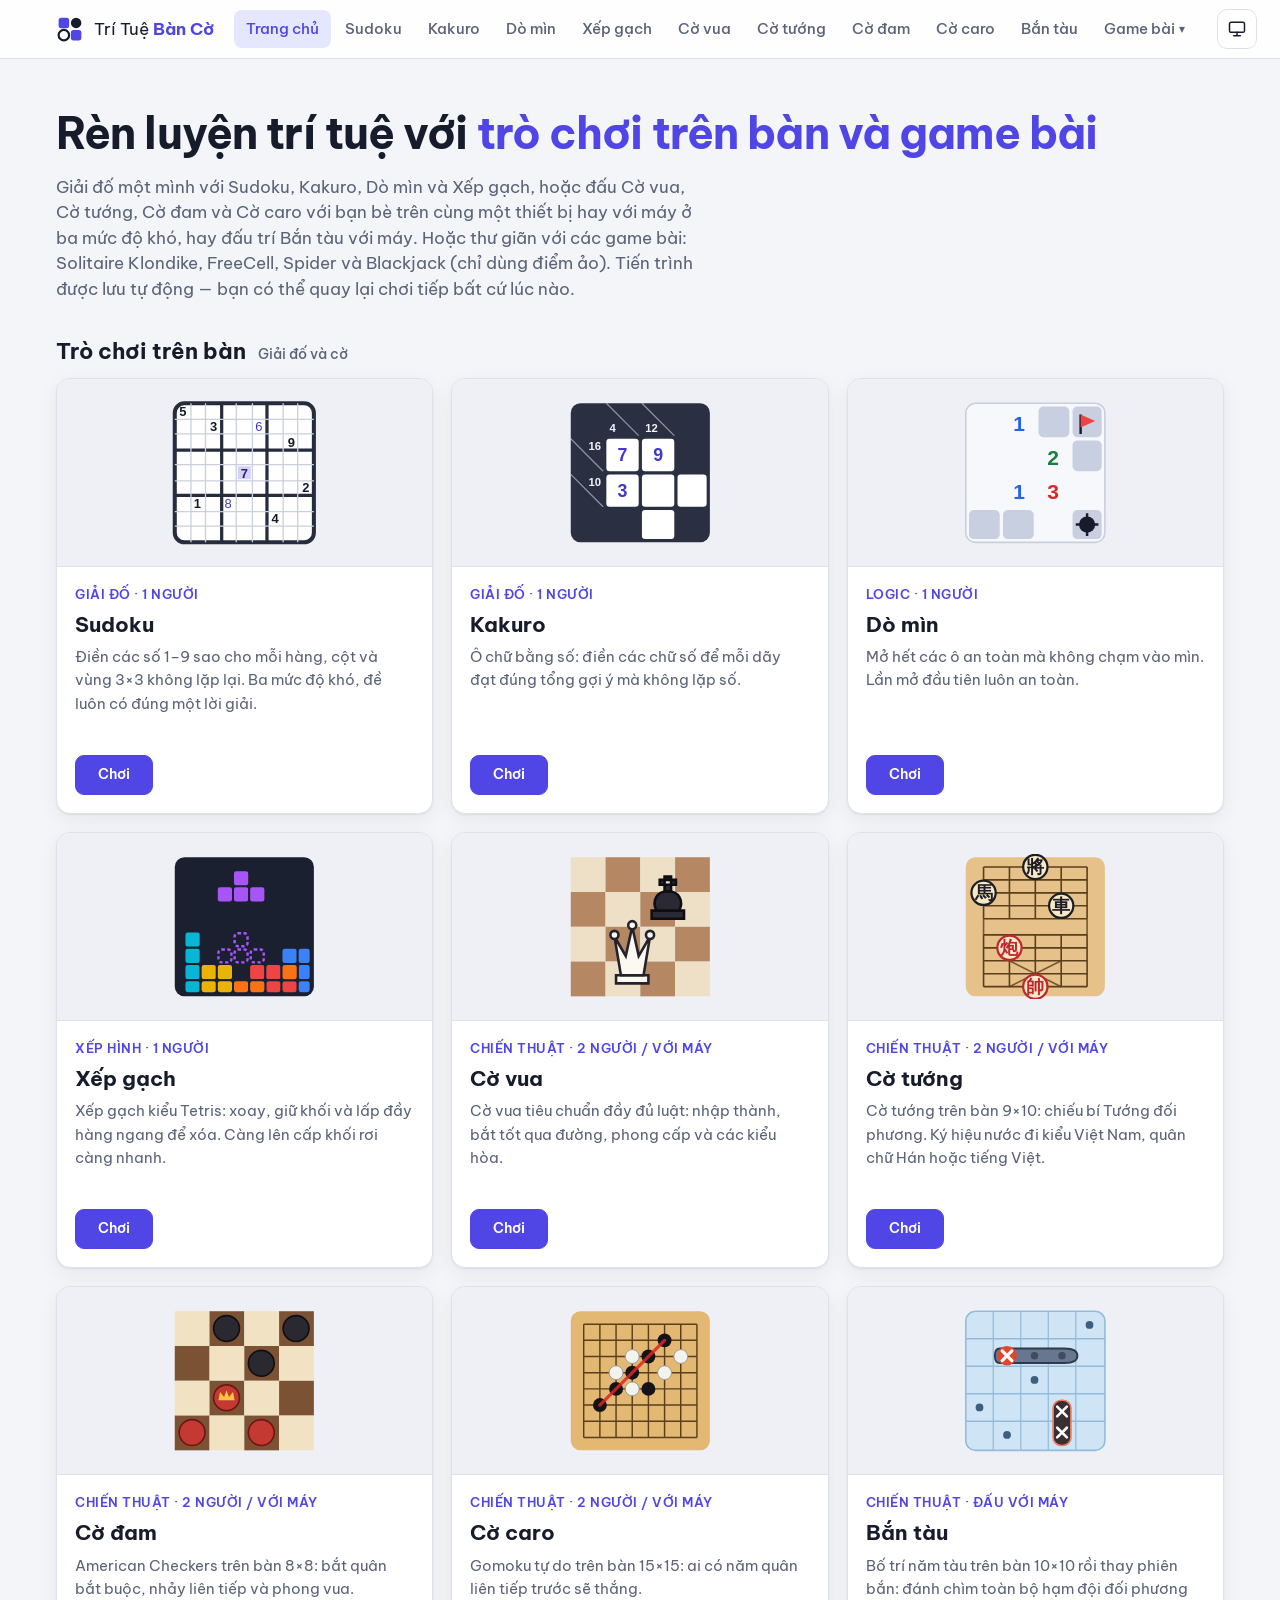
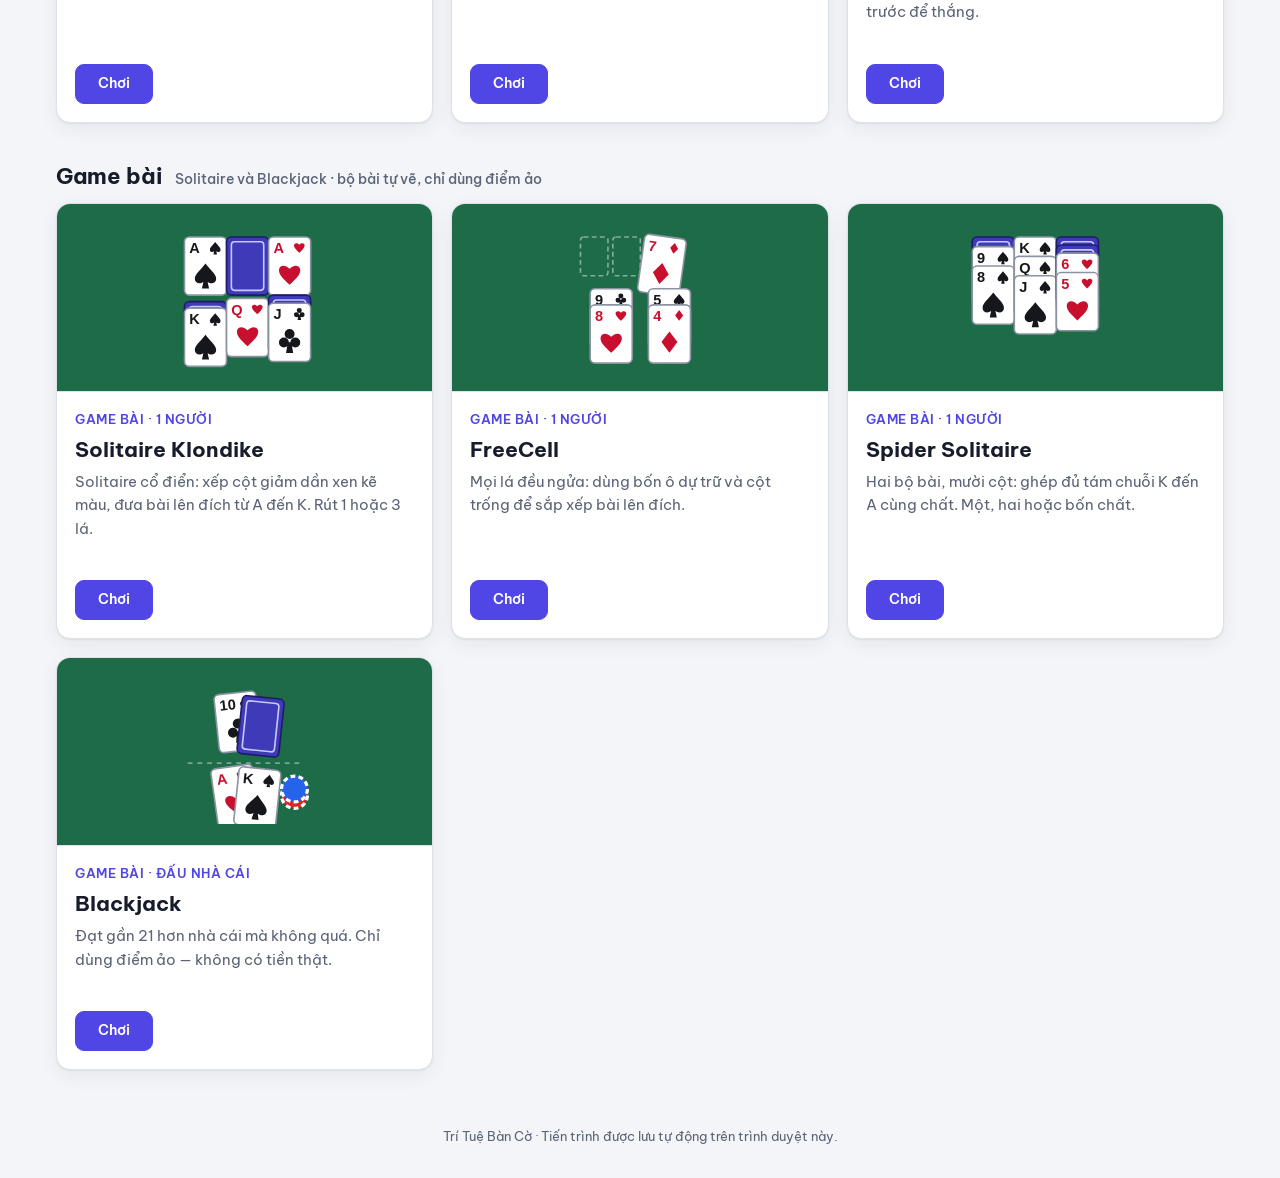
<file: index.html>
<!doctype html>
<html lang="vi">
<head>
  <meta charset="utf-8">
  <meta name="viewport" content="width=device-width, initial-scale=1, viewport-fit=cover">
  <title>Trí Tuệ Bàn Cờ</title>
  <meta name="description" content="Bộ sưu tập trò chơi trí tuệ trên bàn: Sudoku, Kakuro, Dò mìn, Xếp gạch, Cờ vua, Cờ tướng, Cờ đam, Cờ caro, Bắn tàu và các game bài Solitaire Klondike, FreeCell, Spider, Blackjack.">
  <link rel="preconnect" href="https://fonts.googleapis.com">
  <link rel="preconnect" href="https://fonts.gstatic.com" crossorigin>
  <link rel="stylesheet" href="https://fonts.googleapis.com/css2?family=Be+Vietnam+Pro:wght@400;500;600;700&display=swap">
  <link rel="icon" href="data:image/svg+xml,%3Csvg xmlns=%27http://www.w3.org/2000/svg%27 viewBox=%270 0 32 32%27%3E%3Crect x=%273%27 y=%273%27 width=%2712%27 height=%2712%27 rx=%273%27 fill=%27%234f46e5%27/%3E%3Crect x=%2717%27 y=%2717%27 width=%2712%27 height=%2712%27 rx=%273%27 fill=%27%234f46e5%27/%3E%3Ccircle cx=%2723%27 cy=%279%27 r=%276%27 fill=%27%23171c2c%27/%3E%3Ccircle cx=%279%27 cy=%2723%27 r=%275%27 fill=%27none%27 stroke=%27%23171c2c%27 stroke-width=%272.5%27/%3E%3C/svg%3E">
  <link rel="stylesheet" href="css/style.css">
  <script type="module" src="js/home.js"></script>
</head>
<body>
  <header id="site-header" class="site-header">
    <nav class="nav-inner" aria-label="Trò chơi">
      <a class="brand" href="index.html">Trí Tuệ <b>Bàn Cờ</b></a>
      <ul class="nav-links static-nav">
        <li><a href="sudoku.html">Sudoku</a></li>
        <li><a href="kakuro.html">Kakuro</a></li>
        <li><a href="minesweeper.html">Dò mìn</a></li>
        <li><a href="tetris.html">Xếp gạch</a></li>
        <li><a href="chess.html">Cờ vua</a></li>
        <li><a href="xiangqi.html">Cờ tướng</a></li>
        <li><a href="checkers.html">Cờ đam</a></li>
        <li><a href="gomoku.html">Cờ caro</a></li>
        <li><a href="battleship.html">Bắn tàu</a></li>
        <li><a href="klondike.html">Solitaire Klondike</a></li>
        <li><a href="freecell.html">FreeCell</a></li>
        <li><a href="spider.html">Spider Solitaire</a></li>
        <li><a href="blackjack.html">Blackjack</a></li>
      </ul>
    </nav>
  </header>

  <main class="container">
    <section class="hero">
      <h1>Rèn luyện trí tuệ với <span>trò chơi trên bàn và game bài</span></h1>
      <p>Giải đố một mình với Sudoku, Kakuro, Dò mìn và Xếp gạch, hoặc đấu Cờ vua, Cờ tướng, Cờ đam và Cờ caro với bạn bè trên cùng một thiết bị hay với máy ở ba mức độ khó, hay đấu trí Bắn tàu với máy. Hoặc thư giãn với các game bài: Solitaire Klondike, FreeCell, Spider và Blackjack (chỉ dùng điểm ảo). Tiến trình được lưu tự động — bạn có thể quay lại chơi tiếp bất cứ lúc nào.</p>
    </section>

    <!-- Danh sách tĩnh: luôn có link kể cả khi JavaScript chưa chạy; js/home.js thay bằng thẻ có ảnh minh họa và tiến trình đã lưu. -->
    <div id="game-groups">
      <section aria-labelledby="group-board">
        <h2 class="group-title" id="group-board">Trò chơi trên bàn<small>Giải đố và cờ</small></h2>
        <div class="game-grid">
          <article class="game-card">
            <div class="body">
              <span class="tag">Giải đố · 1 người</span>
              <h2><a href="sudoku.html">Sudoku</a></h2>
              <p>Điền các số 1–9 sao cho mỗi hàng, cột và vùng 3×3 không lặp lại. Ba mức độ khó, đề luôn có đúng một lời giải.</p>
              <a class="btn btn-primary" href="sudoku.html">Chơi</a>
            </div>
          </article>
          <article class="game-card">
            <div class="body">
              <span class="tag">Giải đố · 1 người</span>
              <h2><a href="kakuro.html">Kakuro</a></h2>
              <p>Ô chữ bằng số: điền các chữ số để mỗi dãy đạt đúng tổng gợi ý mà không lặp số.</p>
              <a class="btn btn-primary" href="kakuro.html">Chơi</a>
            </div>
          </article>
          <article class="game-card">
            <div class="body">
              <span class="tag">Logic · 1 người</span>
              <h2><a href="minesweeper.html">Dò mìn</a></h2>
              <p>Mở hết các ô an toàn mà không chạm vào mìn. Lần mở đầu tiên luôn an toàn.</p>
              <a class="btn btn-primary" href="minesweeper.html">Chơi</a>
            </div>
          </article>
          <article class="game-card">
            <div class="body">
              <span class="tag">Xếp hình · 1 người</span>
              <h2><a href="tetris.html">Xếp gạch</a></h2>
              <p>Xếp gạch kiểu Tetris: xoay, giữ khối và lấp đầy hàng ngang để xóa. Càng lên cấp khối rơi càng nhanh.</p>
              <a class="btn btn-primary" href="tetris.html">Chơi</a>
            </div>
          </article>
          <article class="game-card">
            <div class="body">
              <span class="tag">Chiến thuật · 2 người / với máy</span>
              <h2><a href="chess.html">Cờ vua</a></h2>
              <p>Cờ vua tiêu chuẩn đầy đủ luật: nhập thành, bắt tốt qua đường, phong cấp và các kiểu hòa.</p>
              <a class="btn btn-primary" href="chess.html">Chơi</a>
            </div>
          </article>
          <article class="game-card">
            <div class="body">
              <span class="tag">Chiến thuật · 2 người / với máy</span>
              <h2><a href="xiangqi.html">Cờ tướng</a></h2>
              <p>Cờ tướng trên bàn 9×10: chiếu bí Tướng đối phương. Ký hiệu nước đi kiểu Việt Nam, quân chữ Hán hoặc tiếng Việt.</p>
              <a class="btn btn-primary" href="xiangqi.html">Chơi</a>
            </div>
          </article>
          <article class="game-card">
            <div class="body">
              <span class="tag">Chiến thuật · 2 người / với máy</span>
              <h2><a href="checkers.html">Cờ đam</a></h2>
              <p>American Checkers trên bàn 8×8: bắt quân bắt buộc, nhảy liên tiếp và phong vua.</p>
              <a class="btn btn-primary" href="checkers.html">Chơi</a>
            </div>
          </article>
          <article class="game-card">
            <div class="body">
              <span class="tag">Chiến thuật · 2 người / với máy</span>
              <h2><a href="gomoku.html">Cờ caro</a></h2>
              <p>Gomoku tự do trên bàn 15×15: ai có năm quân liên tiếp trước sẽ thắng.</p>
              <a class="btn btn-primary" href="gomoku.html">Chơi</a>
            </div>
          </article>
          <article class="game-card">
            <div class="body">
              <span class="tag">Chiến thuật · đấu với máy</span>
              <h2><a href="battleship.html">Bắn tàu</a></h2>
              <p>Bố trí năm tàu trên bàn 10×10 rồi thay phiên bắn: đánh chìm toàn bộ hạm đội đối phương trước để thắng.</p>
              <a class="btn btn-primary" href="battleship.html">Chơi</a>
            </div>
          </article>
        </div>
      </section>
      <section aria-labelledby="group-cards">
        <h2 class="group-title" id="group-cards">Game bài<small>Solitaire và Blackjack · bộ bài tự vẽ, chỉ dùng điểm ảo</small></h2>
        <div class="game-grid">
          <article class="game-card">
            <div class="body">
              <span class="tag">Game bài · 1 người</span>
              <h2><a href="klondike.html">Solitaire Klondike</a></h2>
              <p>Solitaire cổ điển: xếp cột giảm dần xen kẽ màu, đưa bài lên đích từ A đến K. Rút 1 hoặc 3 lá.</p>
              <a class="btn btn-primary" href="klondike.html">Chơi</a>
            </div>
          </article>
          <article class="game-card">
            <div class="body">
              <span class="tag">Game bài · 1 người</span>
              <h2><a href="freecell.html">FreeCell</a></h2>
              <p>Mọi lá đều ngửa: dùng bốn ô dự trữ và cột trống để sắp xếp bài lên đích.</p>
              <a class="btn btn-primary" href="freecell.html">Chơi</a>
            </div>
          </article>
          <article class="game-card">
            <div class="body">
              <span class="tag">Game bài · 1 người</span>
              <h2><a href="spider.html">Spider Solitaire</a></h2>
              <p>Hai bộ bài, mười cột: ghép đủ tám chuỗi K đến A cùng chất. Một, hai hoặc bốn chất.</p>
              <a class="btn btn-primary" href="spider.html">Chơi</a>
            </div>
          </article>
          <article class="game-card">
            <div class="body">
              <span class="tag">Game bài · đấu nhà cái</span>
              <h2><a href="blackjack.html">Blackjack</a></h2>
              <p>Đạt gần 21 hơn nhà cái mà không quá. Chỉ dùng điểm ảo — không có tiền thật.</p>
              <a class="btn btn-primary" href="blackjack.html">Chơi</a>
            </div>
          </article>
        </div>
      </section>
    </div>
  </main>

  <footer id="site-footer"></footer>
  <noscript><p class="noscript">Hãy bật JavaScript để chơi và xem tiến trình đã lưu.</p></noscript>
</body>
</html>
</file>
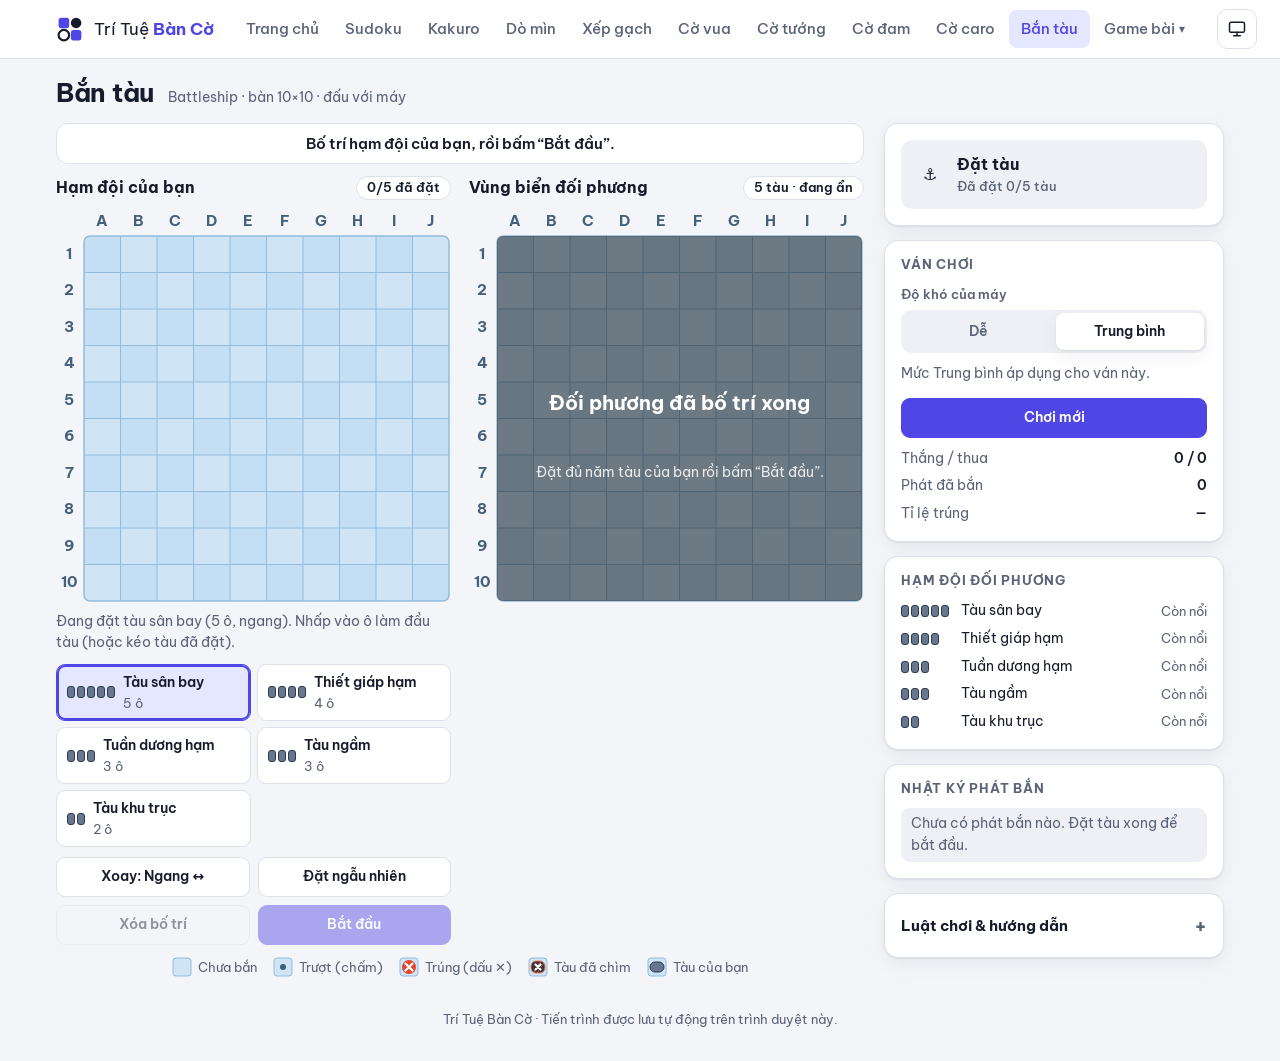
<file: battleship.html>
<!doctype html>
<html lang="vi">
<head>
  <meta charset="utf-8">
  <meta name="viewport" content="width=device-width, initial-scale=1, viewport-fit=cover">
  <title>Bắn tàu · Trí Tuệ Bàn Cờ</title>
  <meta name="description" content="Chơi Bắn tàu (Battleship) với máy trên bàn 10×10: tự bố trí hạm đội, bắn luân phiên, đánh chìm cả năm tàu đối phương.">
  <link rel="preconnect" href="https://fonts.googleapis.com">
  <link rel="preconnect" href="https://fonts.gstatic.com" crossorigin>
  <link rel="stylesheet" href="https://fonts.googleapis.com/css2?family=Be+Vietnam+Pro:wght@400;500;600;700&display=swap">
  <link rel="icon" href="data:image/svg+xml,%3Csvg xmlns=%27http://www.w3.org/2000/svg%27 viewBox=%270 0 32 32%27%3E%3Crect x=%273%27 y=%273%27 width=%2712%27 height=%2712%27 rx=%273%27 fill=%27%234f46e5%27/%3E%3Crect x=%2717%27 y=%2717%27 width=%2712%27 height=%2712%27 rx=%273%27 fill=%27%234f46e5%27/%3E%3Ccircle cx=%2723%27 cy=%279%27 r=%276%27 fill=%27%23171c2c%27/%3E%3Ccircle cx=%279%27 cy=%2723%27 r=%275%27 fill=%27none%27 stroke=%27%23171c2c%27 stroke-width=%272.5%27/%3E%3C/svg%3E">
  <link rel="stylesheet" href="css/style.css">
  <script src="js/vendor/p5.min.js" defer></script>
  <script type="module" src="js/games/battleship/main.js"></script>
</head>
<body>
  <header id="site-header" class="site-header"></header>

  <main class="container game-page bs-page">
    <div class="game-title">
      <h1>Bắn tàu</h1>
      <span class="subtitle">Battleship · bàn 10×10 · đấu với máy</span>
    </div>

    <div class="game-layout">
      <section class="board-area" aria-label="Hai bàn chơi">
        <p class="bs-callout" id="callout" aria-live="polite"></p>
        <div class="bs-boards" id="boards">
          <div class="bs-board" id="own-wrap">
            <h2 class="bs-board-title">Hạm đội của bạn <span class="chip" id="own-count"></span></h2>
            <div class="bs-canvas" id="own-board"></div>
            <div class="bs-setup" id="setup">
              <p class="bs-setup-help" id="setup-help"></p>
              <div class="bs-ships" id="ship-list" role="group" aria-label="Chọn tàu để đặt"></div>
              <div class="bs-setup-actions">
                <button type="button" class="btn" data-action="rotate" id="btn-rotate" title="Xoay tàu ngang/dọc (phím R)"></button>
                <button type="button" class="btn" data-action="random" id="btn-random">Đặt ngẫu nhiên</button>
                <button type="button" class="btn btn-ghost" data-action="clear" id="btn-clear">Xóa bố trí</button>
                <button type="button" class="btn btn-primary" data-action="start" id="btn-start">Bắt đầu</button>
              </div>
            </div>
          </div>
          <div class="bs-board" id="enemy-wrap">
            <h2 class="bs-board-title">Vùng biển đối phương <span class="chip" id="enemy-count"></span></h2>
            <div class="bs-canvas" id="enemy-board"></div>
          </div>
        </div>
        <div class="bs-legend" aria-label="Chú thích ký hiệu">
          <span><svg viewBox="0 0 20 20" aria-hidden="true"><rect class="lg-sea" x="1" y="1" width="18" height="18" rx="3"/></svg>Chưa bắn</span>
          <span><svg viewBox="0 0 20 20" aria-hidden="true"><rect class="lg-sea" x="1" y="1" width="18" height="18" rx="3"/><circle class="lg-miss" cx="10" cy="10" r="3"/></svg>Trượt (chấm)</span>
          <span><svg viewBox="0 0 20 20" aria-hidden="true"><rect class="lg-sea" x="1" y="1" width="18" height="18" rx="3"/><circle class="lg-hit" cx="10" cy="10" r="7"/><path class="lg-x" d="M6.5 6.5l7 7M6.5 13.5l7-7"/></svg>Trúng (dấu ✕)</span>
          <span><svg viewBox="0 0 20 20" aria-hidden="true"><rect class="lg-sea" x="1" y="1" width="18" height="18" rx="3"/><rect class="lg-sunk" x="3" y="4" width="14" height="12" rx="5"/><path class="lg-hatch" d="M5 16l8-12M9 16l7-10"/><path class="lg-x" d="M7.5 7.5l5 5M7.5 12.5l5-5"/></svg>Tàu đã chìm</span>
          <span><svg viewBox="0 0 20 20" aria-hidden="true"><rect class="lg-sea" x="1" y="1" width="18" height="18" rx="3"/><rect class="lg-ship" x="3" y="5" width="14" height="10" rx="5"/></svg>Tàu của bạn</span>
        </div>
      </section>

      <aside class="panel">
        <div class="card">
          <div class="turn" id="turn" aria-live="polite">
            <span class="bs-turn-icon" aria-hidden="true"></span>
            <span><span class="turn-title"></span><span class="turn-sub"></span></span>
          </div>
        </div>

        <div class="card">
          <h2>Ván chơi</h2>
          <div class="field">
            <span>Độ khó của máy</span>
            <div class="segmented" role="group" aria-label="Độ khó của máy" id="level">
              <button type="button" data-value="easy" aria-pressed="false">Dễ</button>
              <button type="button" data-value="medium" aria-pressed="false">Trung bình</button>
            </div>
          </div>
          <p class="muted" id="level-note"></p>
          <div class="btn-row">
            <button type="button" class="btn btn-primary" data-action="new-game">Chơi mới</button>
          </div>
          <div class="stat-grid">
            <span>Thắng / thua</span><span id="stat-wl">0 / 0</span>
            <span>Phát đã bắn</span><span id="stat-shots">0</span>
            <span>Tỉ lệ trúng</span><span id="stat-acc">—</span>
          </div>
        </div>

        <div class="card">
          <h2>Hạm đội đối phương</h2>
          <ul class="bs-fleet" id="enemy-fleet"></ul>
        </div>

        <div class="card">
          <h2>Nhật ký phát bắn</h2>
          <ol class="bs-log" id="log"></ol>
        </div>

        <details class="card rules">
          <summary>Luật chơi &amp; hướng dẫn</summary>
          <ul>
            <li>Mỗi bên có bàn 10×10 (cột A–J, hàng 1–10) và năm tàu: <b>Tàu sân bay</b> 5 ô, <b>Thiết giáp hạm</b> 4 ô, <b>Tuần dương hạm</b> 3 ô, <b>Tàu ngầm</b> 3 ô, <b>Tàu khu trục</b> 2 ô.</li>
            <li>Tàu nằm trên các ô liên tiếp theo chiều ngang hoặc dọc, không được chồng lên nhau hay vượt khỏi bàn. <b>Các tàu được phép chạm nhau</b>, kể cả chạm cạnh và chạm góc.</li>
            <li><b>Đặt tàu:</b> chọn một tàu trong danh sách rồi chạm vào ô làm <b>đầu tàu</b> (tàu kéo dài sang phải khi nằm ngang, xuống dưới khi nằm dọc). Vị trí dự kiến hiện màu xanh có dấu ✓ nếu hợp lệ, màu đỏ viền đứt có dấu ✕ nếu không. Với chuột, nhấp để đặt; trên điện thoại, chạm lần nữa vào vị trí dự kiến để đặt. Có thể kéo thả tàu đã đặt sang chỗ khác.</li>
            <li>Chạm vào tàu đã đặt để nhấc lên, rồi di chuyển hoặc xoay. Nút <b>Xoay</b> (phím <b>R</b>) đổi ngang/dọc; <b>Esc</b> hủy chọn. “Bắt đầu” chỉ bật khi cả năm tàu đã được đặt hợp lệ.</li>
            <li><b>Bạn bắn trước.</b> Hai bên luân phiên, mỗi lượt <b>một phát</b>, kể cả sau khi bắn trúng. Không bắn lại ô đã bắn.</li>
            <li>Mỗi phát chỉ được báo <b>“Trúng”</b> hoặc <b>“Trượt”</b>. Khi mọi ô của một tàu bị trúng, tàu chìm: loại tàu được công bố và vị trí của nó hiện trên bàn của bên bắn (áp dụng như nhau cho cả bạn và máy).</li>
            <li>Bên đánh chìm cả năm tàu đối phương trước sẽ thắng. Khi ván kết thúc, bàn bị khóa và toàn bộ tàu đối phương được hiện ra (tàu chưa chìm có viền đứt).</li>
          </ul>
          <p><b>Máy:</b></p>
          <ul class="note">
            <li><b>Dễ:</b> bắn ngẫu nhiên vào các ô chưa bắn.</li>
            <li><b>Trung bình:</b> dò tìm theo mẫu ô bàn cờ; khi bắn trúng thì bắn các ô liền kề, khi có hai ô trúng thẳng hàng thì nối dài theo trục đó. Máy nhớ mọi ô trúng chưa thuộc tàu đã chìm nên không bỏ sót các tàu nằm sát nhau.</li>
            <li>Máy chỉ biết kết quả các phát bắn và các tàu đã chìm — giống hệt những gì bạn biết. Máy không đọc vị trí tàu của bạn.</li>
          </ul>
          <p class="note">Không có hoàn tác phát bắn. Ván được lưu tự động trên trình duyệt này (kể cả khi đang đặt tàu); tải lại trang sẽ tiếp tục đúng chỗ. Bố trí tàu của máy nằm trong dữ liệu lưu của trình duyệt nên không phải bí mật với người mở công cụ dành cho nhà phát triển.</p>
        </details>
      </aside>
    </div>
  </main>

  <footer id="site-footer"></footer>
  <noscript><p class="noscript">Trang này cần bật JavaScript để chơi.</p></noscript>
</body>
</html>
</file>
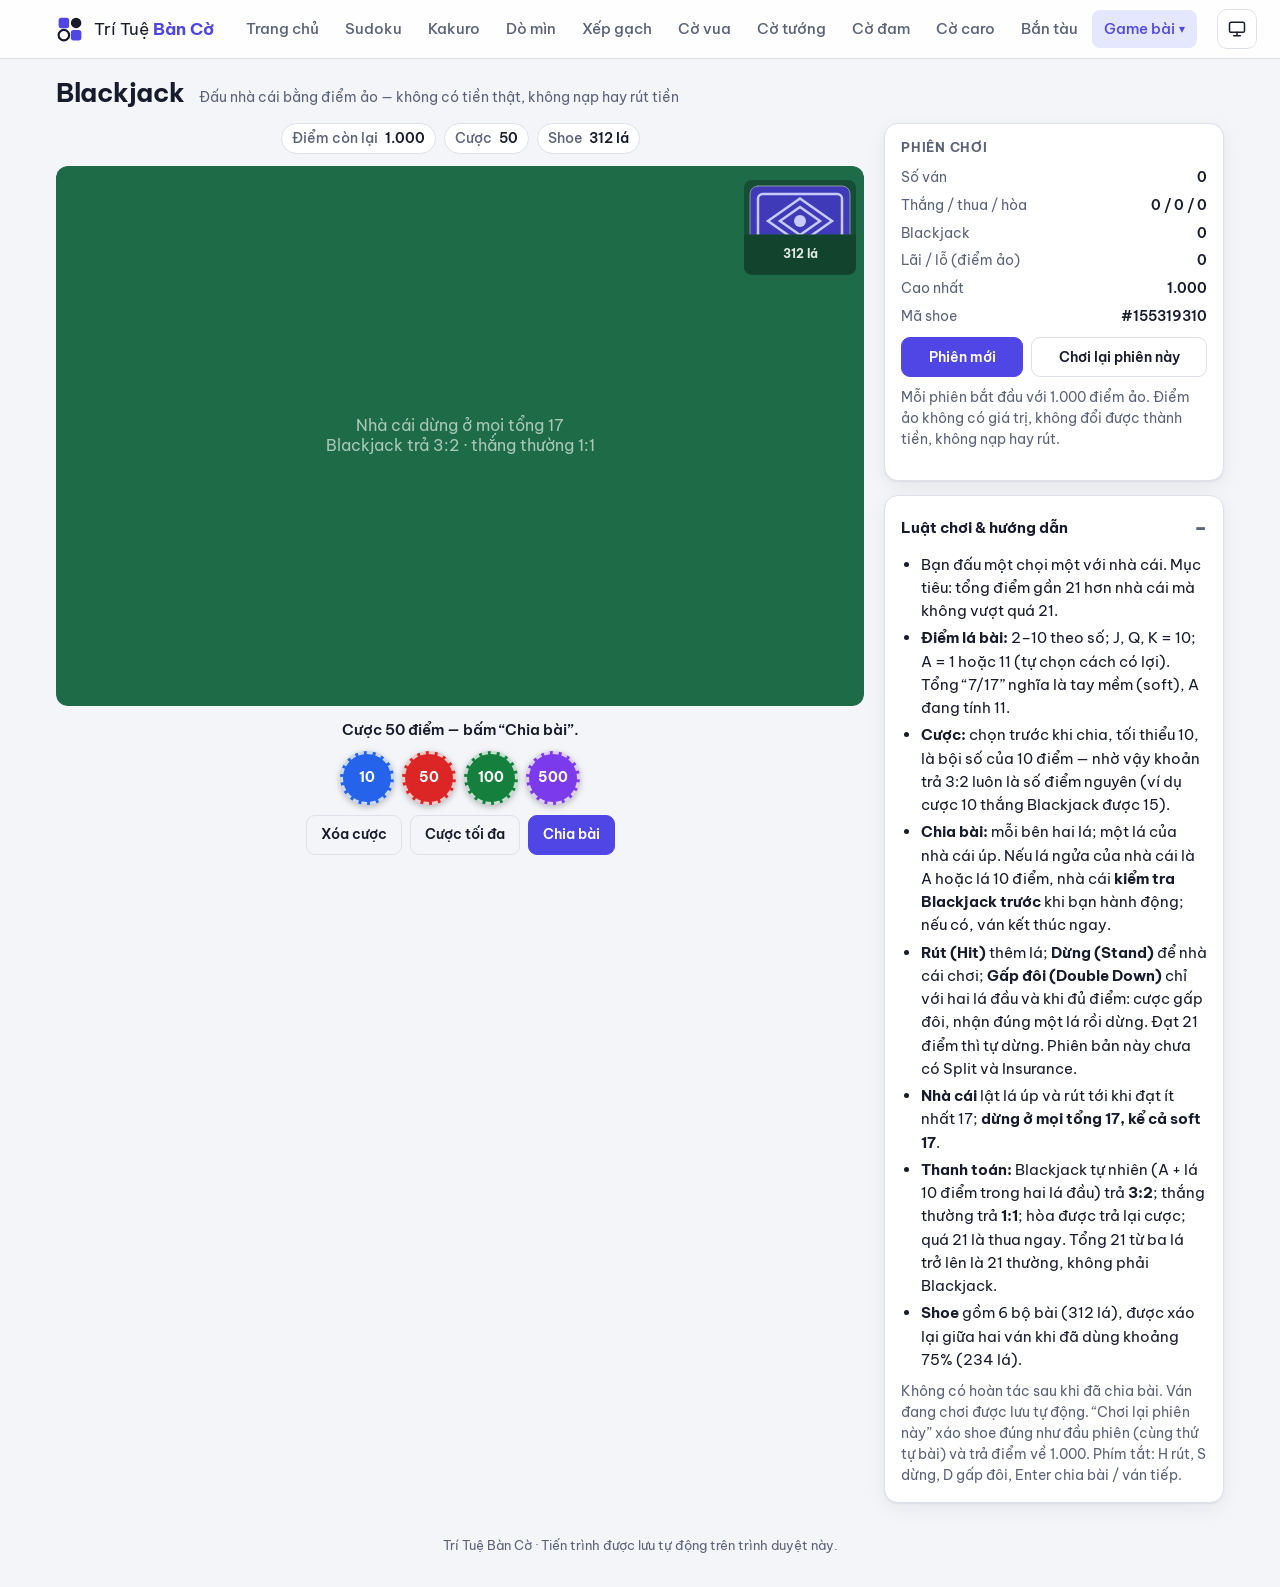
<file: blackjack.html>
<!doctype html>
<html lang="vi">
<head>
  <meta charset="utf-8">
  <meta name="viewport" content="width=device-width, initial-scale=1, viewport-fit=cover">
  <title>Blackjack · Trí Tuệ Bàn Cờ</title>
  <meta name="description" content="Chơi Blackjack với nhà cái bằng điểm ảo: shoe 6 bộ, Hit, Stand, Double Down. Không có tiền thật.">
  <link rel="preconnect" href="https://fonts.googleapis.com">
  <link rel="preconnect" href="https://fonts.gstatic.com" crossorigin>
  <link rel="stylesheet" href="https://fonts.googleapis.com/css2?family=Be+Vietnam+Pro:wght@400;500;600;700&display=swap">
  <link rel="icon" href="data:image/svg+xml,%3Csvg xmlns=%27http://www.w3.org/2000/svg%27 viewBox=%270 0 32 32%27%3E%3Crect x=%273%27 y=%273%27 width=%2712%27 height=%2712%27 rx=%273%27 fill=%27%234f46e5%27/%3E%3Crect x=%2717%27 y=%2717%27 width=%2712%27 height=%2712%27 rx=%273%27 fill=%27%234f46e5%27/%3E%3Ccircle cx=%2723%27 cy=%279%27 r=%276%27 fill=%27%23171c2c%27/%3E%3Ccircle cx=%279%27 cy=%2723%27 r=%275%27 fill=%27none%27 stroke=%27%23171c2c%27 stroke-width=%272.5%27/%3E%3C/svg%3E">
  <link rel="stylesheet" href="css/style.css">
  <script src="js/vendor/p5.min.js" defer></script>
  <script type="module" src="js/games/blackjack/main.js"></script>
</head>
<body>
  <header id="site-header" class="site-header"></header>

  <main class="container game-page cards-page">
    <div class="game-title">
      <h1>Blackjack</h1>
      <span class="subtitle">Đấu nhà cái bằng điểm ảo — không có tiền thật, không nạp hay rút tiền</span>
    </div>

    <div class="game-layout">
      <section class="board-area" aria-label="Bàn chơi">
        <div class="status-bar">
          <span class="chip"><span class="label">Điểm còn lại</span> <span id="balance">0</span></span>
          <span class="chip"><span class="label">Cược</span> <span id="bet">0</span></span>
          <span class="chip"><span class="label">Shoe</span> <span id="shoe"></span></span>
        </div>
        <div class="board-wrap" id="board"></div>
        <div class="bj-controls">
          <p class="bj-message" id="message" aria-live="polite"></p>
          <div class="bj-controls" id="bet-controls">
            <div class="bj-row" role="group" aria-label="Thêm cược">
              <button type="button" class="chip-btn" data-action="chip" data-value="10" aria-label="Thêm 10 điểm">10</button>
              <button type="button" class="chip-btn" data-action="chip" data-value="50" aria-label="Thêm 50 điểm">50</button>
              <button type="button" class="chip-btn" data-action="chip" data-value="100" aria-label="Thêm 100 điểm">100</button>
              <button type="button" class="chip-btn" data-action="chip" data-value="500" aria-label="Thêm 500 điểm">500</button>
            </div>
            <div class="bj-row">
              <button type="button" class="btn btn-ghost" data-action="clear" id="btn-clear">Xóa cược</button>
              <button type="button" class="btn btn-ghost" data-action="all-in" id="btn-all-in">Cược tối đa</button>
              <button type="button" class="btn btn-primary" data-action="deal" id="btn-deal">Chia bài</button>
            </div>
          </div>
          <div class="bj-row" id="play-controls" hidden>
            <button type="button" class="btn btn-primary" data-action="hit" id="btn-hit" title="Rút thêm một lá (phím H)">Rút (Hit)</button>
            <button type="button" class="btn" data-action="stand" id="btn-stand" title="Dừng, đến lượt nhà cái (phím S)">Dừng (Stand)</button>
            <button type="button" class="btn" data-action="double" id="btn-double">Gấp đôi (Double)</button>
          </div>
          <div class="bj-row" id="done-controls" hidden>
            <button type="button" class="btn btn-primary" data-action="again" id="btn-again">Chia ván tiếp</button>
            <button type="button" class="btn" data-action="rebet" id="btn-rebet">Đổi mức cược</button>
          </div>
        </div>
      </section>

      <aside class="panel">
        <div class="card">
          <h2>Phiên chơi</h2>
          <div class="stat-grid">
            <span>Số ván</span><span id="stat-hands">0</span>
            <span>Thắng / thua / hòa</span><span id="stat-wld">0 / 0 / 0</span>
            <span>Blackjack</span><span id="stat-bj">0</span>
            <span>Lãi / lỗ (điểm ảo)</span><span id="stat-net">0</span>
            <span>Cao nhất</span><span id="stat-peak">0</span>
            <span>Mã shoe</span><span id="stat-seed"></span>
          </div>
          <div class="btn-row">
            <button type="button" class="btn btn-primary" data-action="new-session">Phiên mới</button>
            <button type="button" class="btn" data-action="restart-session">Chơi lại phiên này</button>
          </div>
          <p class="muted">Mỗi phiên bắt đầu với 1.000 điểm ảo. Điểm ảo không có giá trị, không đổi được thành tiền, không nạp hay rút.</p>
        </div>

        <details class="card rules" open>
          <summary>Luật chơi &amp; hướng dẫn</summary>
          <ul>
            <li>Bạn đấu một chọi một với nhà cái. Mục tiêu: tổng điểm gần 21 hơn nhà cái mà không vượt quá 21.</li>
            <li><b>Điểm lá bài:</b> 2–10 theo số; J, Q, K = 10; A = 1 hoặc 11 (tự chọn cách có lợi). Tổng “7/17” nghĩa là tay mềm (soft), A đang tính 11.</li>
            <li><b>Cược:</b> chọn trước khi chia, tối thiểu 10, là bội số của 10 điểm — nhờ vậy khoản trả 3:2 luôn là số điểm nguyên (ví dụ cược 10 thắng Blackjack được 15).</li>
            <li><b>Chia bài:</b> mỗi bên hai lá; một lá của nhà cái úp. Nếu lá ngửa của nhà cái là A hoặc lá 10 điểm, nhà cái <b>kiểm tra Blackjack trước</b> khi bạn hành động; nếu có, ván kết thúc ngay.</li>
            <li><b>Rút (Hit)</b> thêm lá; <b>Dừng (Stand)</b> để nhà cái chơi; <b>Gấp đôi (Double Down)</b> chỉ với hai lá đầu và khi đủ điểm: cược gấp đôi, nhận đúng một lá rồi dừng. Đạt 21 điểm thì tự dừng. Phiên bản này chưa có Split và Insurance.</li>
            <li><b>Nhà cái</b> lật lá úp và rút tới khi đạt ít nhất 17; <b>dừng ở mọi tổng 17, kể cả soft 17</b>.</li>
            <li><b>Thanh toán:</b> Blackjack tự nhiên (A + lá 10 điểm trong hai lá đầu) trả <b>3:2</b>; thắng thường trả <b>1:1</b>; hòa được trả lại cược; quá 21 là thua ngay. Tổng 21 từ ba lá trở lên là 21 thường, không phải Blackjack.</li>
            <li><b>Shoe</b> gồm 6 bộ bài (312 lá), được xáo lại giữa hai ván khi đã dùng khoảng 75% (234 lá).</li>
          </ul>
          <p class="note">Không có hoàn tác sau khi đã chia bài. Ván đang chơi được lưu tự động. “Chơi lại phiên này” xáo shoe đúng như đầu phiên (cùng thứ tự bài) và trả điểm về 1.000. Phím tắt: H rút, S dừng, D gấp đôi, Enter chia bài / ván tiếp.</p>
        </details>
      </aside>
    </div>
  </main>

  <footer id="site-footer"></footer>
  <noscript><p class="noscript">Trang này cần bật JavaScript để chơi.</p></noscript>
</body>
</html>
</file>
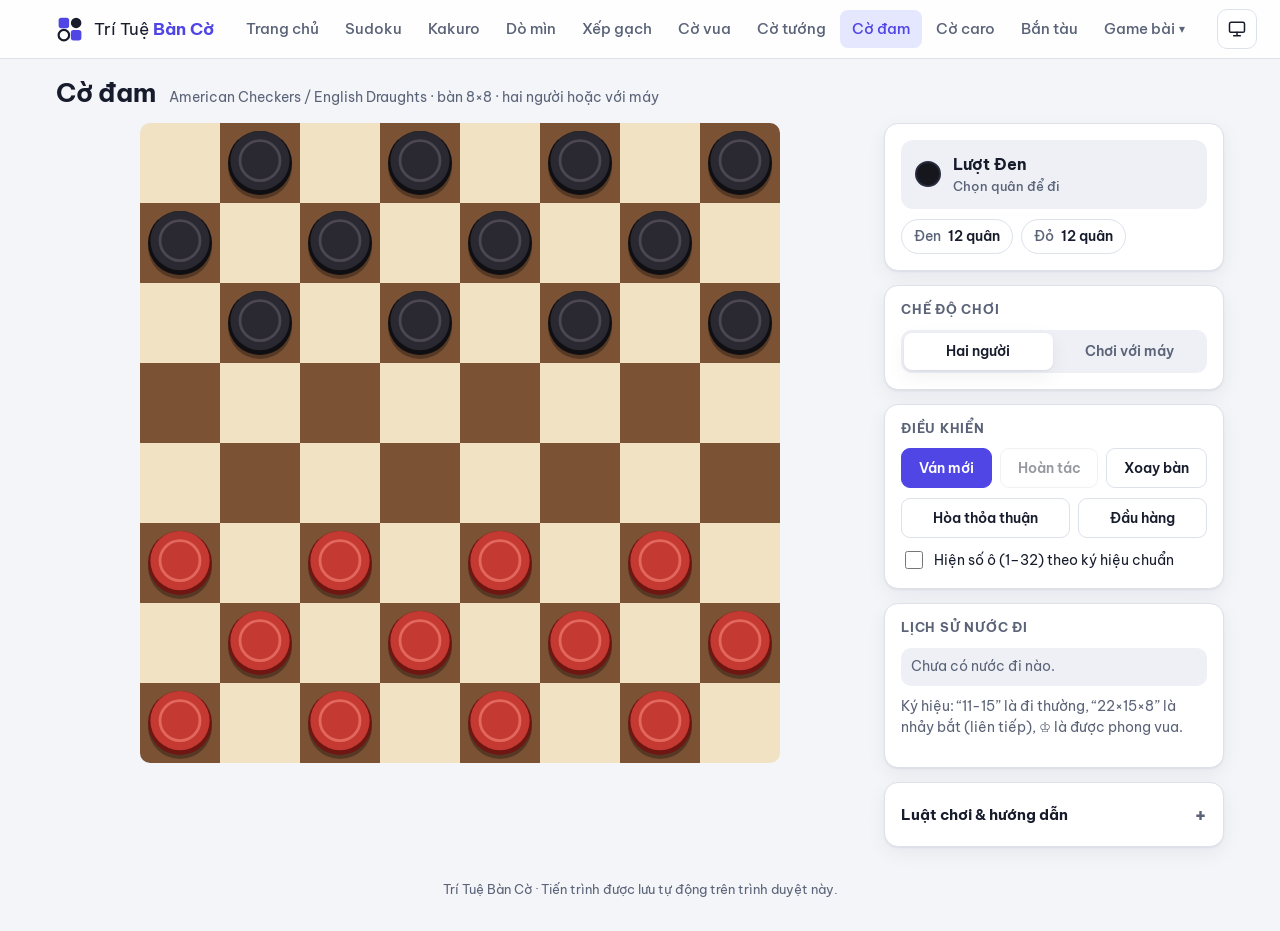
<file: checkers.html>
<!doctype html>
<html lang="vi">
<head>
  <meta charset="utf-8">
  <meta name="viewport" content="width=device-width, initial-scale=1, viewport-fit=cover">
  <title>Cờ đam · Trí Tuệ Bàn Cờ</title>
  <meta name="description" content="Chơi Cờ đam (American Checkers / English Draughts) hai người trên bàn 8×8.">
  <link rel="preconnect" href="https://fonts.googleapis.com">
  <link rel="preconnect" href="https://fonts.gstatic.com" crossorigin>
  <link rel="stylesheet" href="https://fonts.googleapis.com/css2?family=Be+Vietnam+Pro:wght@400;500;600;700&display=swap">
  <link rel="icon" href="data:image/svg+xml,%3Csvg xmlns=%27http://www.w3.org/2000/svg%27 viewBox=%270 0 32 32%27%3E%3Crect x=%273%27 y=%273%27 width=%2712%27 height=%2712%27 rx=%273%27 fill=%27%234f46e5%27/%3E%3Crect x=%2717%27 y=%2717%27 width=%2712%27 height=%2712%27 rx=%273%27 fill=%27%234f46e5%27/%3E%3Ccircle cx=%2723%27 cy=%279%27 r=%276%27 fill=%27%23171c2c%27/%3E%3Ccircle cx=%279%27 cy=%2723%27 r=%275%27 fill=%27none%27 stroke=%27%23171c2c%27 stroke-width=%272.5%27/%3E%3C/svg%3E">
  <link rel="stylesheet" href="css/style.css">
  <script src="js/vendor/p5.min.js" defer></script>
  <script type="module" src="js/games/checkers/main.js"></script>
</head>
<body>
  <header id="site-header" class="site-header"></header>

  <main class="container game-page">
    <div class="game-title">
      <h1>Cờ đam</h1>
      <span class="subtitle">American Checkers / English Draughts · bàn 8×8 · hai người hoặc với máy</span>
    </div>

    <div class="game-layout">
      <section class="board-area" aria-label="Bàn cờ">
        <div class="board-wrap" id="board"></div>
      </section>

      <aside class="panel">
        <div class="card">
          <div class="turn" id="turn" aria-live="polite">
            <span class="stone black"></span>
            <span><span class="turn-title">Lượt Đen</span><span class="turn-sub"></span></span>
          </div>
          <div class="status-bar" style="justify-content:flex-start">
            <span class="chip"><span class="label" id="label-b">Đen</span> <span id="count-b"></span></span>
            <span class="chip"><span class="label" id="label-r">Đỏ</span> <span id="count-r"></span></span>
          </div>
        </div>

        <div class="card" id="opponent" aria-label="Chế độ chơi"></div>

        <div class="card">
          <h2>Điều khiển</h2>
          <div class="btn-row">
            <button type="button" class="btn btn-primary" data-action="new-game">Ván mới</button>
            <button type="button" class="btn" data-action="undo" id="btn-undo">Hoàn tác</button>
            <button type="button" class="btn" data-action="flip">Xoay bàn</button>
          </div>
          <div class="btn-row">
            <button type="button" class="btn btn-ghost" data-action="draw" id="btn-draw">Hòa thỏa thuận</button>
            <button type="button" class="btn btn-ghost" data-action="resign" id="btn-resign">Đầu hàng</button>
          </div>
          <label class="check"><input type="checkbox" id="opt-numbers"> Hiện số ô (1–32) theo ký hiệu chuẩn</label>
        </div>

        <div class="card">
          <h2>Lịch sử nước đi</h2>
          <ol class="history" id="history"></ol>
          <p class="muted">Ký hiệu: “11-15” là đi thường, “22×15×8” là nhảy bắt (liên tiếp), ♔ là được phong vua.</p>
        </div>

        <details class="card rules">
          <summary>Luật chơi &amp; hướng dẫn</summary>
          <p><b>Biến thể:</b> American Checkers / English Draughts (luật của WCDF) trên bàn 8×8.</p>
          <ul>
            <li>Mỗi bên có 12 quân đặt trên các ô tối của ba hàng gần mình. Quân chỉ di chuyển trên ô tối. <b>Đen đi trước</b>.</li>
            <li><b>Quân thường</b> đi chéo về phía trước một ô và chỉ bắt chéo về phía trước.</li>
            <li><b>Bắt quân</b>: nhảy qua quân đối phương ở ô chéo kề sang ô trống ngay sau nó; quân bị nhảy qua bị loại.</li>
            <li><b>Bắt là bắt buộc.</b> Nếu có nhiều cách bắt, bạn được chọn bất kỳ cách nào (không bắt buộc chọn cách bắt nhiều nhất). Các quân có thể bắt được tô sáng.</li>
            <li>Sau khi bắt, nếu quân đó còn bắt được tiếp thì <b>bắt buộc tiếp tục nhảy bằng chính quân đó</b>.</li>
            <li>Quân thường đến hàng cuối được <b>phong vua</b> và lượt đi kết thúc ngay (kể cả khi vua mới có thể bắt tiếp).</li>
            <li><b>Vua</b> đi và bắt chéo cả tiến lẫn lùi, mỗi bước một ô (không đi xa nhiều ô).</li>
            <li><b>Thắng</b> khi đối phương hết quân hoặc không còn nước đi hợp lệ. Hai người có thể thỏa thuận hòa.</li>
            <li><b>Hoàn tác</b> quay lại đầu lượt trước (hoặc đầu lượt hiện tại nếu đang nhảy liên tiếp).</li>
          </ul>
          <p><b>Chơi với máy:</b> chọn “Chơi với máy”, bên quân (Đen đi trước) và độ khó. Máy đi trọn một lượt, kể cả chuỗi nhảy liên tiếp (hiển thị từng bước). Hoàn tác lùi về đầu lượt trước của bạn. Máy chấp nhận đề nghị hòa khi nó không có lợi thế.</p>
          <ul class="note">
            <li><b>Dễ</b>: tính 2 nửa lượt, thỉnh thoảng đi ngẫu nhiên.</li>
            <li><b>Trung bình</b>: tính 4 nửa lượt, luôn xét hết chuỗi bắt quân.</li>
            <li><b>Khó</b>: tìm kiếm sâu dần tới khi hết khoảng 1,6 giây cho mỗi lượt.</li>
          </ul>
        </details>
      </aside>
    </div>
  </main>

  <footer id="site-footer"></footer>
  <noscript><p class="noscript">Trang này cần bật JavaScript để chơi.</p></noscript>
</body>
</html>
</file>
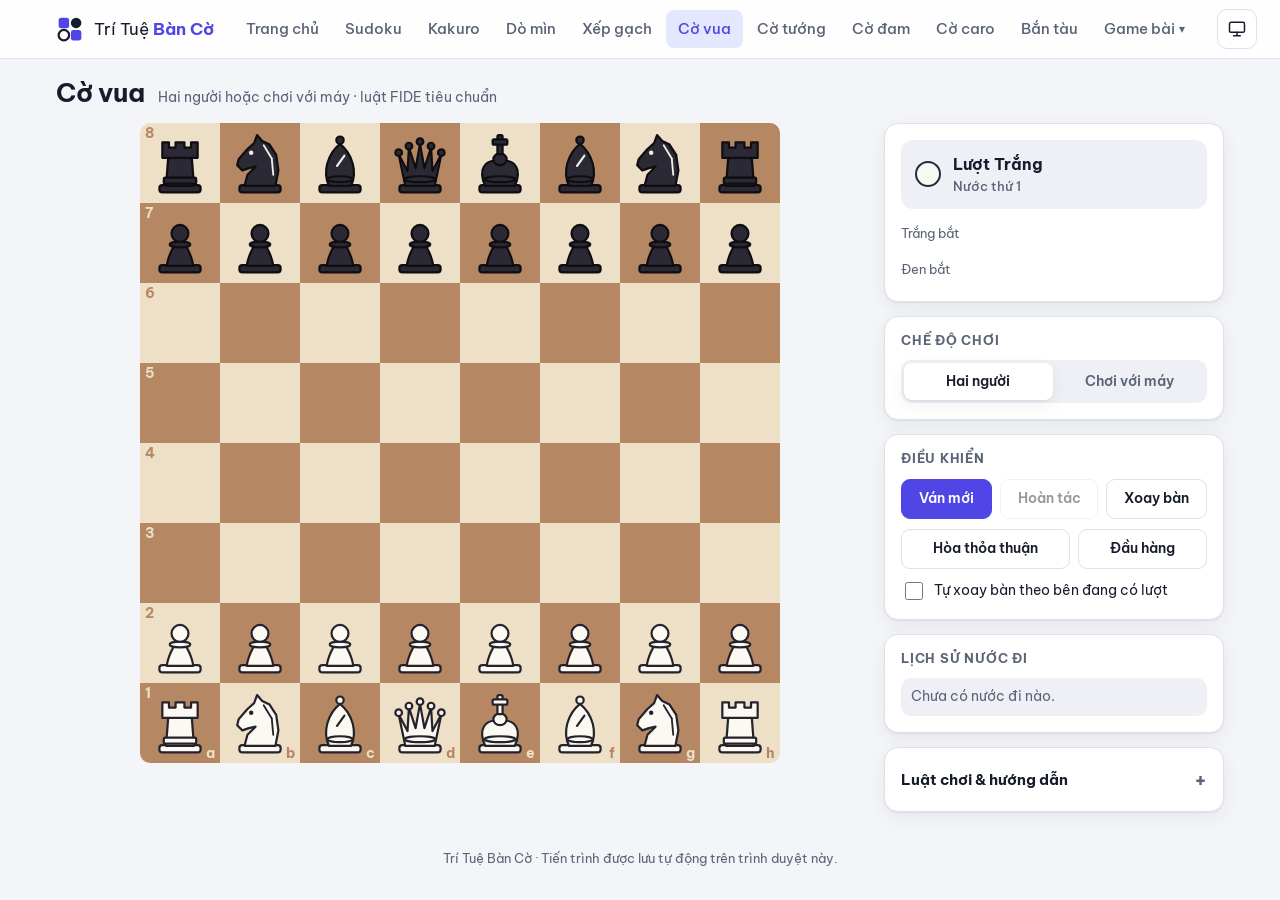
<file: chess.html>
<!doctype html>
<html lang="vi">
<head>
  <meta charset="utf-8">
  <meta name="viewport" content="width=device-width, initial-scale=1, viewport-fit=cover">
  <title>Cờ vua · Trí Tuệ Bàn Cờ</title>
  <meta name="description" content="Chơi cờ vua hai người trên cùng thiết bị với đầy đủ luật chuẩn.">
  <link rel="preconnect" href="https://fonts.googleapis.com">
  <link rel="preconnect" href="https://fonts.gstatic.com" crossorigin>
  <link rel="stylesheet" href="https://fonts.googleapis.com/css2?family=Be+Vietnam+Pro:wght@400;500;600;700&display=swap">
  <link rel="icon" href="data:image/svg+xml,%3Csvg xmlns=%27http://www.w3.org/2000/svg%27 viewBox=%270 0 32 32%27%3E%3Crect x=%273%27 y=%273%27 width=%2712%27 height=%2712%27 rx=%273%27 fill=%27%234f46e5%27/%3E%3Crect x=%2717%27 y=%2717%27 width=%2712%27 height=%2712%27 rx=%273%27 fill=%27%234f46e5%27/%3E%3Ccircle cx=%2723%27 cy=%279%27 r=%276%27 fill=%27%23171c2c%27/%3E%3Ccircle cx=%279%27 cy=%2723%27 r=%275%27 fill=%27none%27 stroke=%27%23171c2c%27 stroke-width=%272.5%27/%3E%3C/svg%3E">
  <link rel="stylesheet" href="css/style.css">
  <script src="js/vendor/p5.min.js" defer></script>
  <script type="module" src="js/games/chess/main.js"></script>
</head>
<body>
  <header id="site-header" class="site-header"></header>

  <main class="container game-page">
    <div class="game-title">
      <h1>Cờ vua</h1>
      <span class="subtitle">Hai người hoặc chơi với máy · luật FIDE tiêu chuẩn</span>
    </div>

    <div class="game-layout">
      <section class="board-area" aria-label="Bàn cờ">
        <div class="board-wrap" id="board"></div>
      </section>

      <aside class="panel">
        <div class="card">
          <div class="turn" id="turn" aria-live="polite">
            <span class="stone white"></span>
            <span><span class="turn-title">Lượt Trắng</span><span class="turn-sub"></span></span>
          </div>
          <div class="captured">
            <div class="captured-row" id="captured-w"></div>
            <div class="captured-row" id="captured-b"></div>
          </div>
        </div>

        <div class="card" id="opponent" aria-label="Chế độ chơi"></div>

        <div class="card">
          <h2>Điều khiển</h2>
          <div class="btn-row">
            <button type="button" class="btn btn-primary" data-action="new-game">Ván mới</button>
            <button type="button" class="btn" data-action="undo" id="btn-undo">Hoàn tác</button>
            <button type="button" class="btn" data-action="flip" id="btn-flip">Xoay bàn</button>
          </div>
          <div class="btn-row">
            <button type="button" class="btn btn-ghost" data-action="draw" id="btn-draw">Hòa thỏa thuận</button>
            <button type="button" class="btn btn-ghost" data-action="resign" id="btn-resign">Đầu hàng</button>
          </div>
          <label class="check"><input type="checkbox" id="opt-autoFlip"> Tự xoay bàn theo bên đang có lượt</label>
        </div>

        <div class="card">
          <h2>Lịch sử nước đi</h2>
          <ol class="history" id="history"></ol>
        </div>

        <details class="card rules">
          <summary>Luật chơi &amp; hướng dẫn</summary>
          <ul>
            <li>Chạm vào quân của bên đang có lượt để chọn; các chấm tròn là ô có thể đi, vòng tròn là ô có thể bắt quân. Chạm vào ô đích để đi.</li>
            <li>Chỉ cho phép nước đi hợp lệ; không thể đi nước khiến vua của mình bị chiếu.</li>
            <li><b>Nhập thành</b>: chọn vua và đi hai ô về phía xe (vua và xe chưa di chuyển, không có quân cản, vua không đang bị chiếu và không đi qua/đến ô bị kiểm soát).</li>
            <li><b>Bắt tốt qua đường</b>: ngay sau khi tốt đối phương tiến hai ô và đứng cạnh tốt của bạn, bạn có thể bắt nó như thể nó chỉ tiến một ô.</li>
            <li><b>Phong cấp</b>: tốt đến hàng cuối được chọn phong thành Hậu, Xe, Tượng hoặc Mã.</li>
            <li><b>Thắng</b> bằng chiếu hết (hoặc khi đối phương đầu hàng).</li>
            <li><b>Hòa</b> khi: bên có lượt hết nước đi hợp lệ mà không bị chiếu; cùng thế cờ lặp lại ba lần; 50 nước liên tiếp mỗi bên không bắt quân và không đi tốt; không đủ quân chiếu hết (Vua đấu Vua, Vua + Tượng hoặc Vua + Mã đấu Vua, hoặc chỉ còn các Tượng cùng màu ô); hoặc hai bên thỏa thuận.</li>
          </ul>
          <p><b>Chơi với máy:</b> chọn “Chơi với máy”, bên quân và độ khó. Đổi chế độ hoặc bên quân sẽ bắt đầu ván mới; đổi độ khó có hiệu lực ngay. Hoàn tác sẽ lùi cả nước của bạn lẫn nước trả lời của máy. Máy chấp nhận đề nghị hòa khi nó không hơn quân.</p>
          <ul class="note">
            <li><b>Dễ</b>: tính 1 nước, hay đi ngẫu nhiên — phù hợp người mới.</li>
            <li><b>Trung bình</b>: tính 3 nửa nước, xét hết các nước bắt quân.</li>
            <li><b>Khó</b>: tìm kiếm sâu dần tới khi hết khoảng 2 giây cho mỗi nước.</li>
          </ul>
          <p class="note">Luật cờ được xử lý bằng thư viện <a href="https://github.com/jhlywa/chess.js" target="_blank" rel="noopener">chess.js</a> 1.0; hòa do lặp ba lần và quy tắc 50 nước được tuyên bố tự động. p5.js đảm nhiệm hiển thị bàn cờ.</p>
        </details>
      </aside>
    </div>
  </main>

  <footer id="site-footer"></footer>
  <noscript><p class="noscript">Trang này cần bật JavaScript để chơi.</p></noscript>
</body>
</html>
</file>
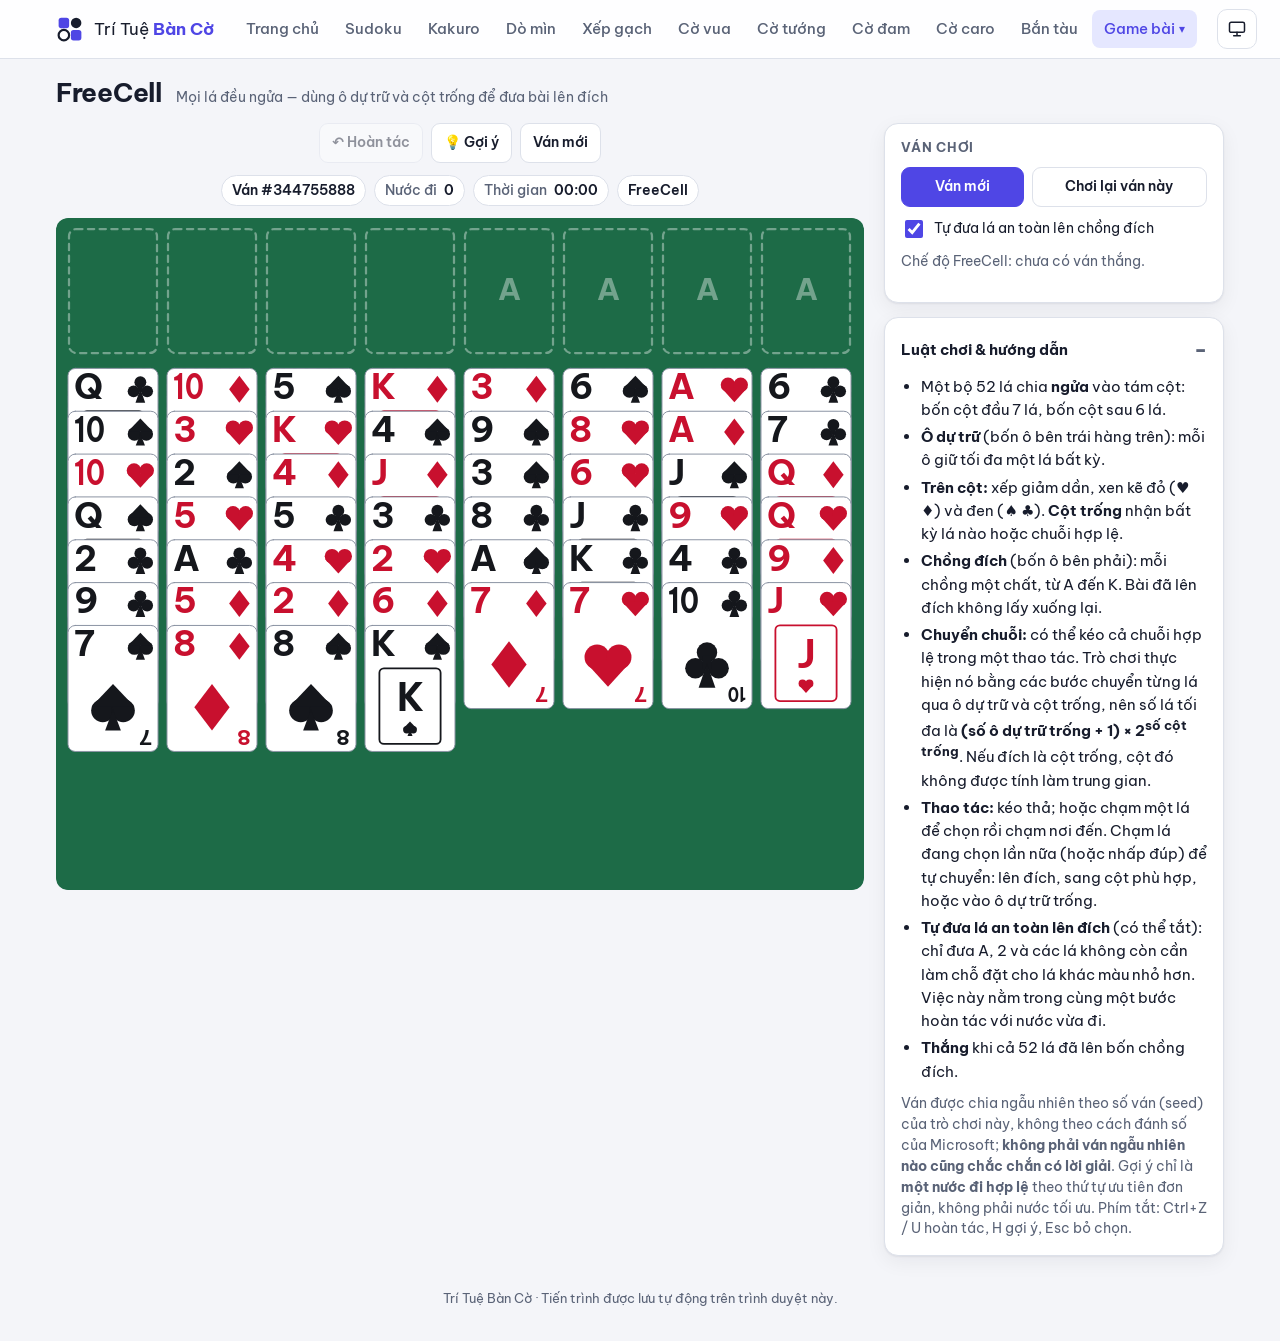
<file: freecell.html>
<!doctype html>
<html lang="vi">
<head>
  <meta charset="utf-8">
  <meta name="viewport" content="width=device-width, initial-scale=1, viewport-fit=cover">
  <title>FreeCell · Trí Tuệ Bàn Cờ</title>
  <meta name="description" content="Chơi FreeCell: bốn ô dự trữ, tám cột bài ngửa, chuyển chuỗi thông minh, có hoàn tác và gợi ý.">
  <link rel="preconnect" href="https://fonts.googleapis.com">
  <link rel="preconnect" href="https://fonts.gstatic.com" crossorigin>
  <link rel="stylesheet" href="https://fonts.googleapis.com/css2?family=Be+Vietnam+Pro:wght@400;500;600;700&display=swap">
  <link rel="icon" href="data:image/svg+xml,%3Csvg xmlns=%27http://www.w3.org/2000/svg%27 viewBox=%270 0 32 32%27%3E%3Crect x=%273%27 y=%273%27 width=%2712%27 height=%2712%27 rx=%273%27 fill=%27%234f46e5%27/%3E%3Crect x=%2717%27 y=%2717%27 width=%2712%27 height=%2712%27 rx=%273%27 fill=%27%234f46e5%27/%3E%3Ccircle cx=%2723%27 cy=%279%27 r=%276%27 fill=%27%23171c2c%27/%3E%3Ccircle cx=%279%27 cy=%2723%27 r=%275%27 fill=%27none%27 stroke=%27%23171c2c%27 stroke-width=%272.5%27/%3E%3C/svg%3E">
  <link rel="stylesheet" href="css/style.css">
  <script src="js/vendor/p5.min.js" defer></script>
  <script type="module" src="js/games/freecell/main.js"></script>
</head>
<body>
  <header id="site-header" class="site-header"></header>

  <main class="container game-page cards-page">
    <div class="game-title">
      <h1>FreeCell</h1>
      <span class="subtitle">Mọi lá đều ngửa — dùng ô dự trữ và cột trống để đưa bài lên đích</span>
    </div>

    <div class="game-layout">
      <section class="board-area" aria-label="Bàn chơi">
        <div class="card-toolbar">
          <button type="button" class="btn" data-action="undo" id="btn-undo" title="Hoàn tác (Ctrl+Z)">↶ Hoàn tác</button>
          <button type="button" class="btn" data-action="hint" id="btn-hint" title="Gợi ý (H)">💡 Gợi ý</button>
          <button type="button" class="btn" data-action="new-game">Ván mới</button>
        </div>
        <div class="status-bar">
          <span class="chip" id="chip-game"></span>
          <span class="chip"><span class="label">Nước đi</span> <span id="moves">0</span></span>
          <span class="chip"><span class="label">Thời gian</span> <span id="timer">00:00</span></span>
          <span class="chip" id="chip-state"></span>
        </div>
        <div class="board-wrap" id="board"></div>
      </section>

      <aside class="panel">
        <div class="card">
          <h2>Ván chơi</h2>
          <div class="btn-row">
            <button type="button" class="btn btn-primary" data-action="new-game">Ván mới</button>
            <button type="button" class="btn" data-action="restart">Chơi lại ván này</button>
          </div>
          <label class="check"><input type="checkbox" id="opt-autoplay"> Tự đưa lá an toàn lên chồng đích</label>
          <p class="muted" id="stats"></p>
        </div>

        <details class="card rules" open>
          <summary>Luật chơi &amp; hướng dẫn</summary>
          <ul>
            <li>Một bộ 52 lá chia <b>ngửa</b> vào tám cột: bốn cột đầu 7 lá, bốn cột sau 6 lá.</li>
            <li><b>Ô dự trữ</b> (bốn ô bên trái hàng trên): mỗi ô giữ tối đa một lá bất kỳ.</li>
            <li><b>Trên cột:</b> xếp giảm dần, xen kẽ đỏ (♥ ♦) và đen (♠ ♣). <b>Cột trống</b> nhận bất kỳ lá nào hoặc chuỗi hợp lệ.</li>
            <li><b>Chồng đích</b> (bốn ô bên phải): mỗi chồng một chất, từ A đến K. Bài đã lên đích không lấy xuống lại.</li>
            <li><b>Chuyển chuỗi:</b> có thể kéo cả chuỗi hợp lệ trong một thao tác. Trò chơi thực hiện nó bằng các bước chuyển từng lá qua ô dự trữ và cột trống, nên số lá tối đa là
              <b>(số ô dự trữ trống + 1) × 2<sup>số cột trống</sup></b>. Nếu đích là cột trống, cột đó không được tính làm trung gian.</li>
            <li><b>Thao tác:</b> kéo thả; hoặc chạm một lá để chọn rồi chạm nơi đến. Chạm lá đang chọn lần nữa (hoặc nhấp đúp) để tự chuyển: lên đích, sang cột phù hợp, hoặc vào ô dự trữ trống.</li>
            <li><b>Tự đưa lá an toàn lên đích</b> (có thể tắt): chỉ đưa A, 2 và các lá không còn cần làm chỗ đặt cho lá khác màu nhỏ hơn. Việc này nằm trong cùng một bước hoàn tác với nước vừa đi.</li>
            <li><b>Thắng</b> khi cả 52 lá đã lên bốn chồng đích.</li>
          </ul>
          <p class="note">Ván được chia ngẫu nhiên theo số ván (seed) của trò chơi này, không theo cách đánh số của Microsoft; <b>không phải ván ngẫu nhiên nào cũng chắc chắn có lời giải</b>. Gợi ý chỉ là <b>một nước đi hợp lệ</b> theo thứ tự ưu tiên đơn giản, không phải nước tối ưu. Phím tắt: Ctrl+Z / U hoàn tác, H gợi ý, Esc bỏ chọn.</p>
        </details>
      </aside>
    </div>
  </main>

  <footer id="site-footer"></footer>
  <noscript><p class="noscript">Trang này cần bật JavaScript để chơi.</p></noscript>
</body>
</html>
</file>
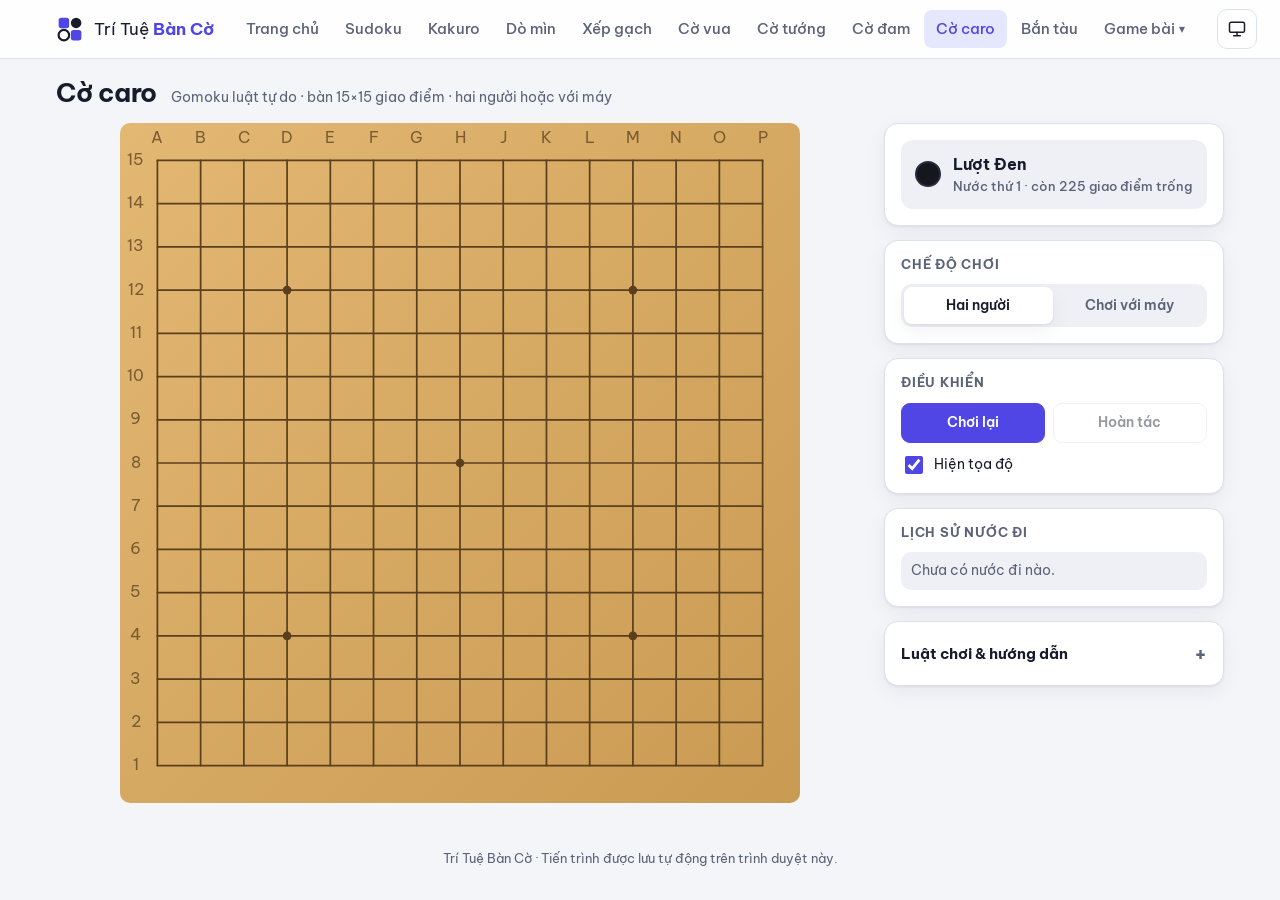
<file: gomoku.html>
<!doctype html>
<html lang="vi">
<head>
  <meta charset="utf-8">
  <meta name="viewport" content="width=device-width, initial-scale=1, viewport-fit=cover">
  <title>Cờ caro · Trí Tuệ Bàn Cờ</title>
  <meta name="description" content="Chơi Cờ caro (Gomoku) luật tự do 15×15 cho hai người.">
  <link rel="preconnect" href="https://fonts.googleapis.com">
  <link rel="preconnect" href="https://fonts.gstatic.com" crossorigin>
  <link rel="stylesheet" href="https://fonts.googleapis.com/css2?family=Be+Vietnam+Pro:wght@400;500;600;700&display=swap">
  <link rel="icon" href="data:image/svg+xml,%3Csvg xmlns=%27http://www.w3.org/2000/svg%27 viewBox=%270 0 32 32%27%3E%3Crect x=%273%27 y=%273%27 width=%2712%27 height=%2712%27 rx=%273%27 fill=%27%234f46e5%27/%3E%3Crect x=%2717%27 y=%2717%27 width=%2712%27 height=%2712%27 rx=%273%27 fill=%27%234f46e5%27/%3E%3Ccircle cx=%2723%27 cy=%279%27 r=%276%27 fill=%27%23171c2c%27/%3E%3Ccircle cx=%279%27 cy=%2723%27 r=%275%27 fill=%27none%27 stroke=%27%23171c2c%27 stroke-width=%272.5%27/%3E%3C/svg%3E">
  <link rel="stylesheet" href="css/style.css">
  <script src="js/vendor/p5.min.js" defer></script>
  <script type="module" src="js/games/gomoku/main.js"></script>
</head>
<body>
  <header id="site-header" class="site-header"></header>

  <main class="container game-page">
    <div class="game-title">
      <h1>Cờ caro</h1>
      <span class="subtitle">Gomoku luật tự do · bàn 15×15 giao điểm · hai người hoặc với máy</span>
    </div>

    <div class="game-layout">
      <section class="board-area" aria-label="Bàn cờ">
        <div class="board-wrap" id="board"></div>
      </section>

      <aside class="panel">
        <div class="card">
          <div class="turn" id="turn" aria-live="polite">
            <span class="stone black"></span>
            <span><span class="turn-title">Lượt Đen</span><span class="turn-sub"></span></span>
          </div>
        </div>

        <div class="card" id="opponent" aria-label="Chế độ chơi"></div>

        <div class="card">
          <h2>Điều khiển</h2>
          <div class="btn-row">
            <button type="button" class="btn btn-primary" data-action="new-game">Chơi lại</button>
            <button type="button" class="btn" data-action="undo" id="btn-undo">Hoàn tác</button>
          </div>
          <label class="check"><input type="checkbox" id="opt-coords"> Hiện tọa độ</label>
        </div>

        <div class="card">
          <h2>Lịch sử nước đi</h2>
          <ol class="history" id="history"></ol>
        </div>

        <details class="card rules">
          <summary>Luật chơi &amp; hướng dẫn</summary>
          <ul>
            <li>Bàn có 15×15 giao điểm; quân được đặt tại <b>giao điểm</b> của các đường kẻ. Chạm vào giao điểm trống để đặt quân.</li>
            <li>Hai người chơi luân phiên; <b>Đen đi trước</b>.</li>
            <li><b>Luật tự do (freestyle)</b>: người đầu tiên có <b>ít nhất năm</b> quân liên tiếp theo hàng ngang, hàng dọc hoặc đường chéo sẽ thắng (chuỗi sáu quân trở lên cũng tính thắng).</li>
            <li>Không áp dụng các luật cấm của Renju (3-3, 4-4, chuỗi dài) cho bên Đen.</li>
            <li>Nước vừa đi được đánh dấu chấm đỏ; chuỗi thắng được nối bằng một đường đỏ.</li>
            <li><b>Hòa</b> khi bàn đầy mà chưa ai thắng.</li>
          </ul>
          <p><b>Chơi với máy:</b> chọn “Chơi với máy”, bên quân (Đen đi trước) và độ khó. Hoàn tác lùi cả nước của bạn lẫn nước trả lời của máy.</p>
          <ul class="note">
            <li><b>Dễ</b>: đánh giá thế cờ đơn giản, đôi khi bỏ sót nước phòng thủ.</li>
            <li><b>Trung bình</b>: luôn chọn nước tốt nhất theo điểm tấn công + phòng thủ (năm, bốn, ba mở…).</li>
            <li><b>Khó</b>: thêm tìm kiếm chuỗi nước “bốn” ép buộc (VCF) để tấn công và chặn trước đòn ép của bạn.</li>
          </ul>
        </details>
      </aside>
    </div>
  </main>

  <footer id="site-footer"></footer>
  <noscript><p class="noscript">Trang này cần bật JavaScript để chơi.</p></noscript>
</body>
</html>
</file>
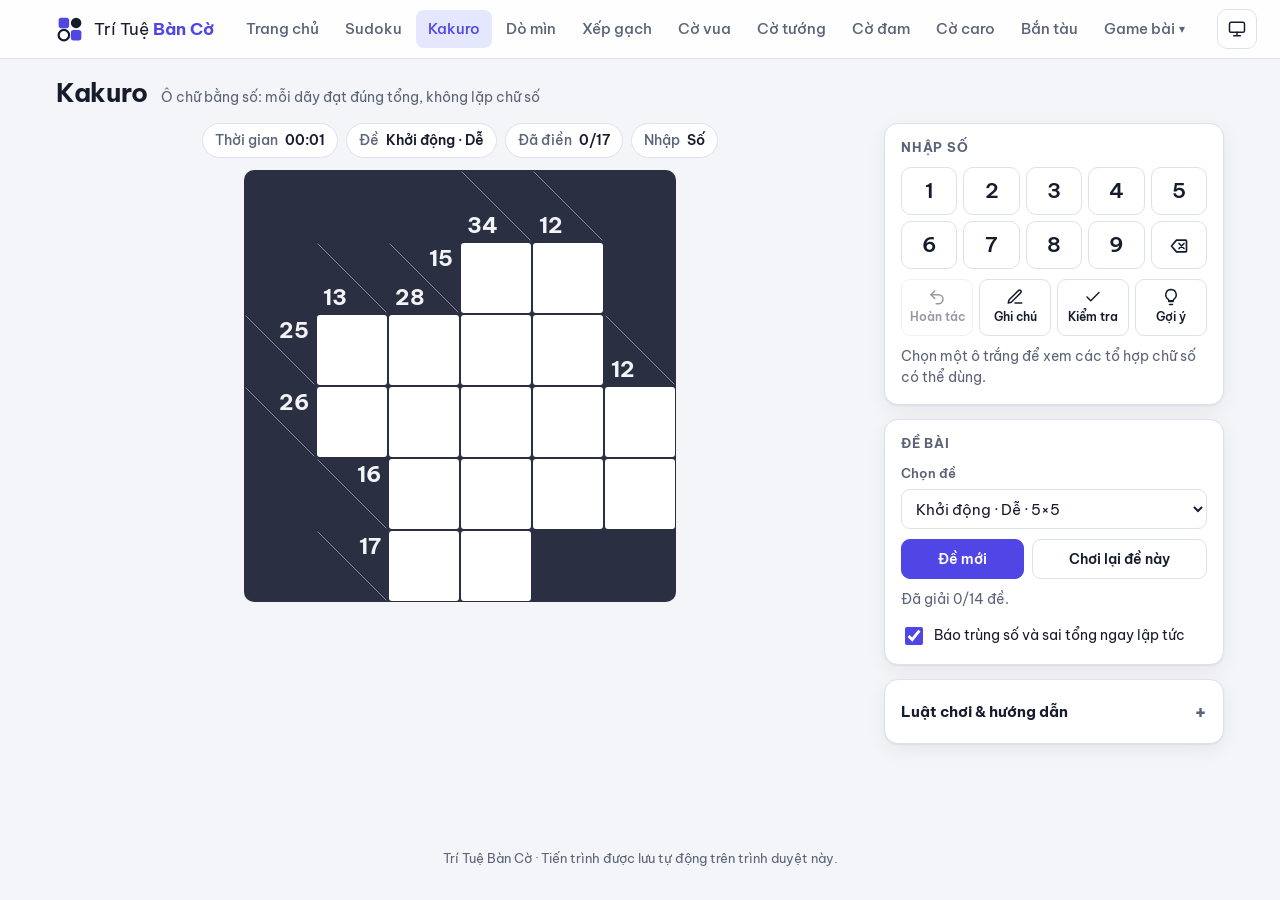
<file: kakuro.html>
<!doctype html>
<html lang="vi">
<head>
  <meta charset="utf-8">
  <meta name="viewport" content="width=device-width, initial-scale=1, viewport-fit=cover">
  <title>Kakuro · Trí Tuệ Bàn Cờ</title>
  <meta name="description" content="Chơi Kakuro – ô chữ bằng số với tổng gợi ý ngang và dọc.">
  <link rel="preconnect" href="https://fonts.googleapis.com">
  <link rel="preconnect" href="https://fonts.gstatic.com" crossorigin>
  <link rel="stylesheet" href="https://fonts.googleapis.com/css2?family=Be+Vietnam+Pro:wght@400;500;600;700&display=swap">
  <link rel="icon" href="data:image/svg+xml,%3Csvg xmlns=%27http://www.w3.org/2000/svg%27 viewBox=%270 0 32 32%27%3E%3Crect x=%273%27 y=%273%27 width=%2712%27 height=%2712%27 rx=%273%27 fill=%27%234f46e5%27/%3E%3Crect x=%2717%27 y=%2717%27 width=%2712%27 height=%2712%27 rx=%273%27 fill=%27%234f46e5%27/%3E%3Ccircle cx=%2723%27 cy=%279%27 r=%276%27 fill=%27%23171c2c%27/%3E%3Ccircle cx=%279%27 cy=%2723%27 r=%275%27 fill=%27none%27 stroke=%27%23171c2c%27 stroke-width=%272.5%27/%3E%3C/svg%3E">
  <link rel="stylesheet" href="css/style.css">
  <script src="js/vendor/p5.min.js" defer></script>
  <script type="module" src="js/games/kakuro/main.js"></script>
</head>
<body>
  <header id="site-header" class="site-header"></header>

  <main class="container game-page">
    <div class="game-title">
      <h1>Kakuro</h1>
      <span class="subtitle">Ô chữ bằng số: mỗi dãy đạt đúng tổng, không lặp chữ số</span>
    </div>

    <div class="game-layout">
      <section class="board-area" aria-label="Bàn chơi">
        <div class="status-bar">
          <span class="chip"><span class="label">Thời gian</span> <span id="timer">00:00</span></span>
          <span class="chip" id="chip-level"></span>
          <span class="chip" id="chip-progress"></span>
          <span class="chip" id="chip-state"></span>
        </div>
        <div class="board-wrap" id="board"></div>
      </section>

      <aside class="panel">
        <div class="card">
          <h2>Nhập số</h2>
          <div class="numpad" id="numpad">
            <button type="button" data-action="digit" data-digit="1">1<span class="count"></span></button>
            <button type="button" data-action="digit" data-digit="2">2<span class="count"></span></button>
            <button type="button" data-action="digit" data-digit="3">3<span class="count"></span></button>
            <button type="button" data-action="digit" data-digit="4">4<span class="count"></span></button>
            <button type="button" data-action="digit" data-digit="5">5<span class="count"></span></button>
            <button type="button" data-action="digit" data-digit="6">6<span class="count"></span></button>
            <button type="button" data-action="digit" data-digit="7">7<span class="count"></span></button>
            <button type="button" data-action="digit" data-digit="8">8<span class="count"></span></button>
            <button type="button" data-action="digit" data-digit="9">9<span class="count"></span></button>
            <button type="button" data-action="erase" aria-label="Xóa số">
              <svg viewBox="0 0 24 24" aria-hidden="true"><path d="M20 5H9l-6 7 6 7h11a1 1 0 0 0 1-1V6a1 1 0 0 0-1-1z"/><path d="M12 9l6 6M18 9l-6 6"/></svg>
            </button>
          </div>
          <div class="tools">
            <button type="button" class="btn" data-action="undo" id="btn-undo">
              <svg viewBox="0 0 24 24" aria-hidden="true"><path d="M9 14L4 9l5-5"/><path d="M4 9h10a6 6 0 0 1 0 12h-3"/></svg>Hoàn tác
            </button>
            <button type="button" class="btn" data-action="notes" id="btn-notes" aria-pressed="false">
              <svg viewBox="0 0 24 24" aria-hidden="true"><path d="M12 20h9"/><path d="M16.5 3.5a2.1 2.1 0 0 1 3 3L7 19l-4 1 1-4z"/></svg>Ghi chú
            </button>
            <button type="button" class="btn" data-action="check">
              <svg viewBox="0 0 24 24" aria-hidden="true"><path d="M20 6L9 17l-5-5"/></svg>Kiểm tra
            </button>
            <button type="button" class="btn" data-action="hint">
              <svg viewBox="0 0 24 24" aria-hidden="true"><path d="M9 18h6M10 22h4"/><path d="M12 2a7 7 0 0 0-4 12.7c.6.5 1 1.2 1 2V17h6v-.3c0-.8.4-1.5 1-2A7 7 0 0 0 12 2z"/></svg>Gợi ý
            </button>
          </div>
          <div class="muted" id="combo-help" aria-live="polite"></div>
        </div>

        <div class="card">
          <h2>Đề bài</h2>
          <label class="field"><span>Chọn đề</span><select class="select" id="puzzle-select"></select></label>
          <div class="btn-row">
            <button type="button" class="btn btn-primary" data-action="new-game">Đề mới</button>
            <button type="button" class="btn" data-action="restart">Chơi lại đề này</button>
          </div>
          <p class="muted" id="solved-info"></p>
          <label class="check"><input type="checkbox" id="opt-showConflicts"> Báo trùng số và sai tổng ngay lập tức</label>
        </div>

        <details class="card rules">
          <summary>Luật chơi &amp; hướng dẫn</summary>
          <ul>
            <li>Bàn gồm <b>ô đen</b>, <b>ô gợi ý</b> (có đường chéo) và <b>ô trắng</b> để điền số.</li>
            <li>Số ở <b>góc trên-phải</b> của ô gợi ý là tổng của dãy ô trắng liền kề <b>bên phải</b>; số ở <b>góc dưới-trái</b> là tổng của dãy ô trắng liền kề <b>bên dưới</b>.</li>
            <li>Điền chữ số 1–9 sao cho mỗi dãy có tổng đúng bằng gợi ý và <b>không lặp chữ số</b> trong cùng một dãy.</li>
            <li>Chạm vào ô trắng để chọn, rồi nhập bằng bàn phím hoặc bảng số. Bảng trợ giúp hiển thị các tổ hợp có thể của hai dãy chứa ô đang chọn.</li>
            <li>Tổng gợi ý chuyển màu xanh khi dãy đúng, màu đỏ khi dãy đầy mà sai tổng hoặc đã vượt tổng.</li>
            <li>Bạn thắng khi mọi ô đã có số và tất cả các dãy thỏa mãn tổng, không lặp số.</li>
          </ul>
          <p class="note"><b>Về bộ đề:</b> phiên bản này dùng bộ đề có sẵn. Mỗi đề đã được bộ giải kiểm chứng có <b>đúng một lời giải</b> chỉ dựa trên các tổng gợi ý (kiểm tra lại mỗi khi tải trang). Độ khó phân loại theo kích thước vùng chơi và số ô trắng cần điền: Dễ (5×5, 17 ô), Trung bình (6×6–7×7, 24–32 ô), Khó (8×8–10×10, 32–56 ô với dãy dài hơn), Rất khó (12×12–14×14, 74–100 ô). Trên màn hình hẹp, bàn lớn có thể cuộn ngang. Tiến trình mỗi đề được lưu riêng.</p>
        </details>
      </aside>
    </div>
  </main>

  <footer id="site-footer"></footer>
  <noscript><p class="noscript">Trang này cần bật JavaScript để chơi.</p></noscript>
</body>
</html>
</file>
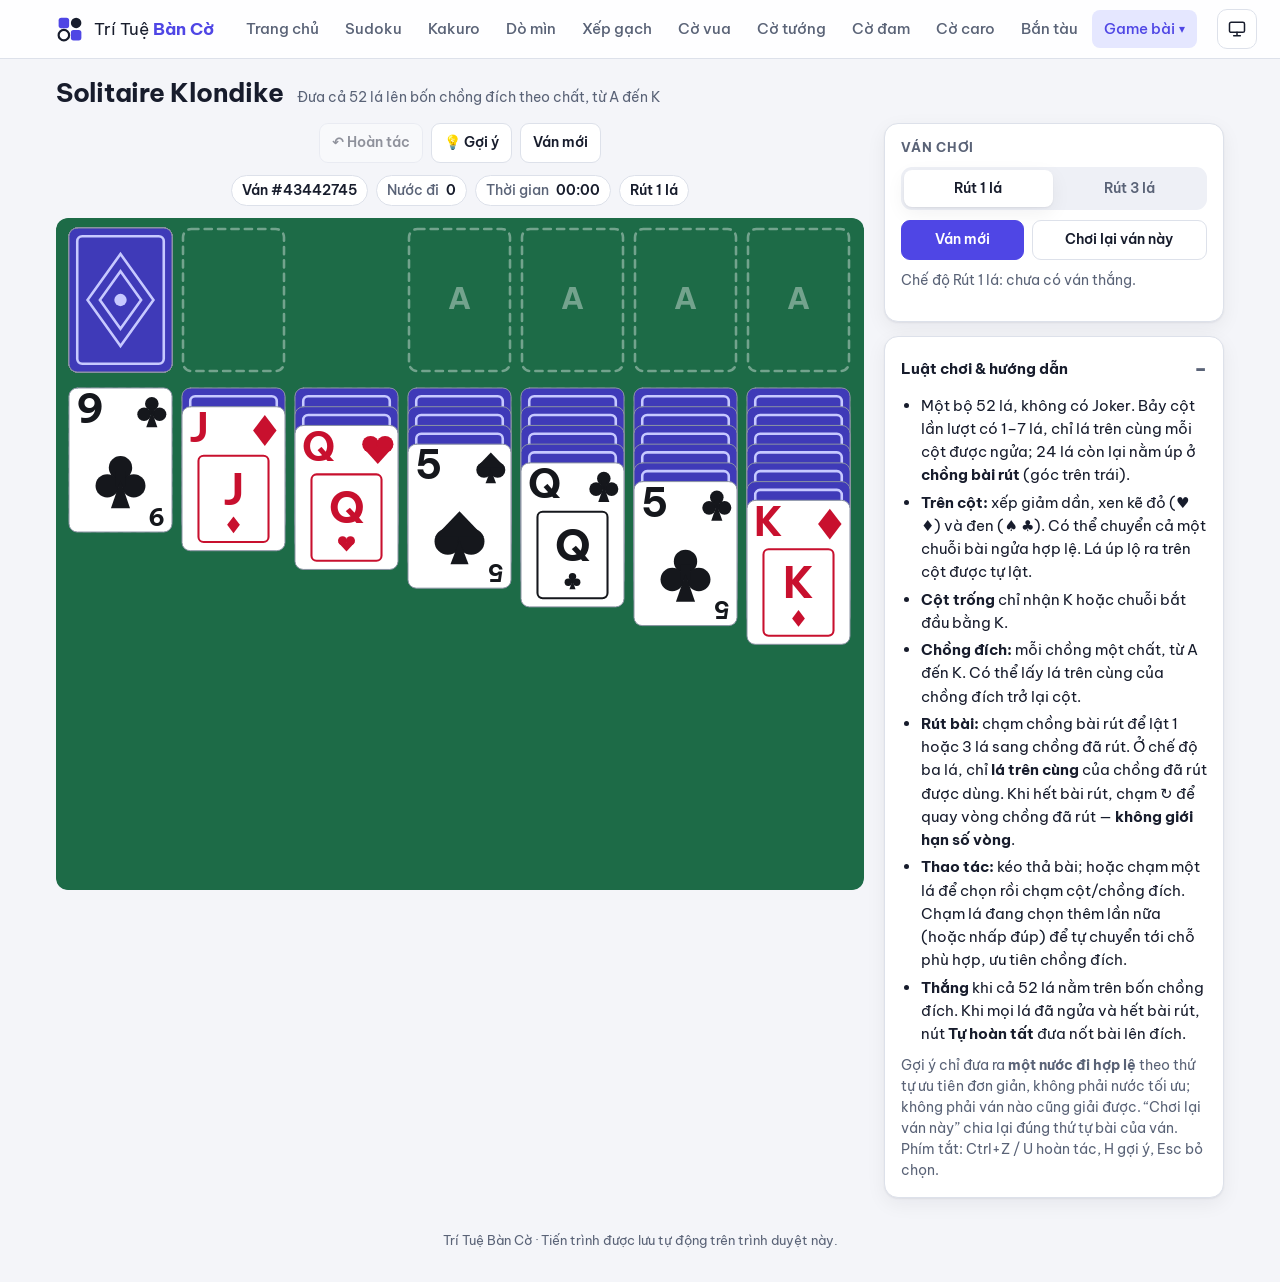
<file: klondike.html>
<!doctype html>
<html lang="vi">
<head>
  <meta charset="utf-8">
  <meta name="viewport" content="width=device-width, initial-scale=1, viewport-fit=cover">
  <title>Solitaire Klondike · Trí Tuệ Bàn Cờ</title>
  <meta name="description" content="Chơi Solitaire Klondike: rút một hoặc ba lá, kéo thả hoặc chạm để chuyển bài, có hoàn tác và gợi ý.">
  <link rel="preconnect" href="https://fonts.googleapis.com">
  <link rel="preconnect" href="https://fonts.gstatic.com" crossorigin>
  <link rel="stylesheet" href="https://fonts.googleapis.com/css2?family=Be+Vietnam+Pro:wght@400;500;600;700&display=swap">
  <link rel="icon" href="data:image/svg+xml,%3Csvg xmlns=%27http://www.w3.org/2000/svg%27 viewBox=%270 0 32 32%27%3E%3Crect x=%273%27 y=%273%27 width=%2712%27 height=%2712%27 rx=%273%27 fill=%27%234f46e5%27/%3E%3Crect x=%2717%27 y=%2717%27 width=%2712%27 height=%2712%27 rx=%273%27 fill=%27%234f46e5%27/%3E%3Ccircle cx=%2723%27 cy=%279%27 r=%276%27 fill=%27%23171c2c%27/%3E%3Ccircle cx=%279%27 cy=%2723%27 r=%275%27 fill=%27none%27 stroke=%27%23171c2c%27 stroke-width=%272.5%27/%3E%3C/svg%3E">
  <link rel="stylesheet" href="css/style.css">
  <script src="js/vendor/p5.min.js" defer></script>
  <script type="module" src="js/games/klondike/main.js"></script>
</head>
<body>
  <header id="site-header" class="site-header"></header>

  <main class="container game-page cards-page">
    <div class="game-title">
      <h1>Solitaire Klondike</h1>
      <span class="subtitle">Đưa cả 52 lá lên bốn chồng đích theo chất, từ A đến K</span>
    </div>

    <div class="game-layout">
      <section class="board-area" aria-label="Bàn chơi">
        <div class="card-toolbar">
          <button type="button" class="btn" data-action="undo" id="btn-undo" title="Hoàn tác (Ctrl+Z)">↶ Hoàn tác</button>
          <button type="button" class="btn" data-action="hint" id="btn-hint" title="Gợi ý (H)">💡 Gợi ý</button>
          <button type="button" class="btn btn-primary" data-action="finish" id="btn-finish" hidden>Tự hoàn tất</button>
          <button type="button" class="btn" data-action="new-game">Ván mới</button>
        </div>
        <div class="status-bar">
          <span class="chip" id="chip-game"></span>
          <span class="chip"><span class="label">Nước đi</span> <span id="moves">0</span></span>
          <span class="chip"><span class="label">Thời gian</span> <span id="timer">00:00</span></span>
          <span class="chip" id="chip-state"></span>
        </div>
        <div class="board-wrap" id="board"></div>
      </section>

      <aside class="panel">
        <div class="card">
          <h2>Ván chơi</h2>
          <div class="segmented" id="options" role="group" aria-label="Chế độ rút bài">
            <button type="button" data-action="option" data-value="1" aria-pressed="true">Rút 1 lá</button>
            <button type="button" data-action="option" data-value="3" aria-pressed="false">Rút 3 lá</button>
          </div>
          <div class="btn-row">
            <button type="button" class="btn btn-primary" data-action="new-game">Ván mới</button>
            <button type="button" class="btn" data-action="restart">Chơi lại ván này</button>
          </div>
          <p class="muted" id="stats"></p>
        </div>

        <details class="card rules" open>
          <summary>Luật chơi &amp; hướng dẫn</summary>
          <ul>
            <li>Một bộ 52 lá, không có Joker. Bảy cột lần lượt có 1–7 lá, chỉ lá trên cùng mỗi cột được ngửa; 24 lá còn lại nằm úp ở <b>chồng bài rút</b> (góc trên trái).</li>
            <li><b>Trên cột:</b> xếp giảm dần, xen kẽ đỏ (♥ ♦) và đen (♠ ♣). Có thể chuyển cả một chuỗi bài ngửa hợp lệ. Lá úp lộ ra trên cột được tự lật.</li>
            <li><b>Cột trống</b> chỉ nhận K hoặc chuỗi bắt đầu bằng K.</li>
            <li><b>Chồng đích:</b> mỗi chồng một chất, từ A đến K. Có thể lấy lá trên cùng của chồng đích trở lại cột.</li>
            <li><b>Rút bài:</b> chạm chồng bài rút để lật 1 hoặc 3 lá sang chồng đã rút. Ở chế độ ba lá, chỉ <b>lá trên cùng</b> của chồng đã rút được dùng. Khi hết bài rút, chạm ↻ để quay vòng chồng đã rút — <b>không giới hạn số vòng</b>.</li>
            <li><b>Thao tác:</b> kéo thả bài; hoặc chạm một lá để chọn rồi chạm cột/chồng đích. Chạm lá đang chọn thêm lần nữa (hoặc nhấp đúp) để tự chuyển tới chỗ phù hợp, ưu tiên chồng đích.</li>
            <li><b>Thắng</b> khi cả 52 lá nằm trên bốn chồng đích. Khi mọi lá đã ngửa và hết bài rút, nút <b>Tự hoàn tất</b> đưa nốt bài lên đích.</li>
          </ul>
          <p class="note">Gợi ý chỉ đưa ra <b>một nước đi hợp lệ</b> theo thứ tự ưu tiên đơn giản, không phải nước tối ưu; không phải ván nào cũng giải được. “Chơi lại ván này” chia lại đúng thứ tự bài của ván. Phím tắt: Ctrl+Z / U hoàn tác, H gợi ý, Esc bỏ chọn.</p>
        </details>
      </aside>
    </div>
  </main>

  <footer id="site-footer"></footer>
  <noscript><p class="noscript">Trang này cần bật JavaScript để chơi.</p></noscript>
</body>
</html>
</file>
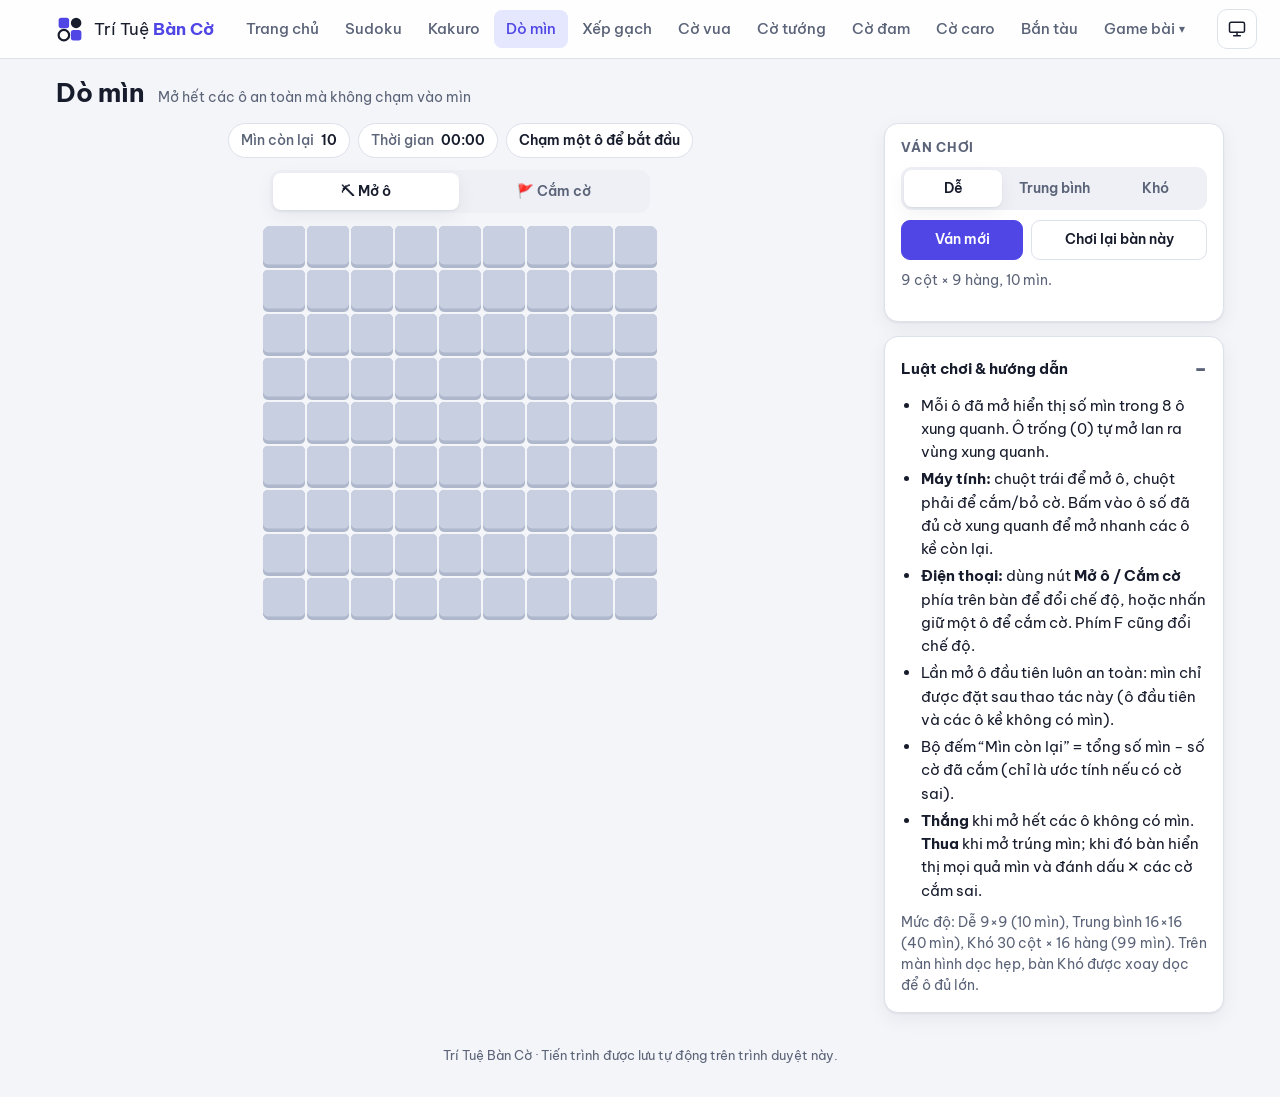
<file: minesweeper.html>
<!doctype html>
<html lang="vi">
<head>
  <meta charset="utf-8">
  <meta name="viewport" content="width=device-width, initial-scale=1, viewport-fit=cover">
  <title>Dò mìn · Trí Tuệ Bàn Cờ</title>
  <meta name="description" content="Chơi Dò mìn (Minesweeper) ba mức độ, lần mở đầu luôn an toàn.">
  <link rel="preconnect" href="https://fonts.googleapis.com">
  <link rel="preconnect" href="https://fonts.gstatic.com" crossorigin>
  <link rel="stylesheet" href="https://fonts.googleapis.com/css2?family=Be+Vietnam+Pro:wght@400;500;600;700&display=swap">
  <link rel="icon" href="data:image/svg+xml,%3Csvg xmlns=%27http://www.w3.org/2000/svg%27 viewBox=%270 0 32 32%27%3E%3Crect x=%273%27 y=%273%27 width=%2712%27 height=%2712%27 rx=%273%27 fill=%27%234f46e5%27/%3E%3Crect x=%2717%27 y=%2717%27 width=%2712%27 height=%2712%27 rx=%273%27 fill=%27%234f46e5%27/%3E%3Ccircle cx=%2723%27 cy=%279%27 r=%276%27 fill=%27%23171c2c%27/%3E%3Ccircle cx=%279%27 cy=%2723%27 r=%275%27 fill=%27none%27 stroke=%27%23171c2c%27 stroke-width=%272.5%27/%3E%3C/svg%3E">
  <link rel="stylesheet" href="css/style.css">
  <script src="js/vendor/p5.min.js" defer></script>
  <script type="module" src="js/games/minesweeper/main.js"></script>
</head>
<body>
  <header id="site-header" class="site-header"></header>

  <main class="container game-page">
    <div class="game-title">
      <h1>Dò mìn</h1>
      <span class="subtitle">Mở hết các ô an toàn mà không chạm vào mìn</span>
    </div>

    <div class="game-layout">
      <section class="board-area" aria-label="Bàn chơi">
        <div class="status-bar">
          <span class="chip"><span class="label">Mìn còn lại</span> <span id="mines-left">0</span></span>
          <span class="chip"><span class="label">Thời gian</span> <span id="timer">00:00</span></span>
          <span class="chip" id="chip-state"></span>
        </div>
        <div class="segmented" id="mode" role="group" aria-label="Chế độ thao tác">
          <button type="button" data-action="mode" data-value="open" aria-pressed="true">⛏ Mở ô</button>
          <button type="button" data-action="mode" data-value="flag" aria-pressed="false">🚩 Cắm cờ</button>
        </div>
        <div class="board-wrap" id="board"></div>
      </section>

      <aside class="panel">
        <div class="card">
          <h2>Ván chơi</h2>
          <div class="segmented" id="level" role="group" aria-label="Mức độ">
            <button type="button" data-action="level" data-value="easy" aria-pressed="false">Dễ</button>
            <button type="button" data-action="level" data-value="medium" aria-pressed="false">Trung bình</button>
            <button type="button" data-action="level" data-value="hard" aria-pressed="false">Khó</button>
          </div>
          <div class="btn-row">
            <button type="button" class="btn btn-primary" data-action="new-game">Ván mới</button>
            <button type="button" class="btn" data-action="restart">Chơi lại bàn này</button>
          </div>
          <p class="muted" id="level-info"></p>
        </div>

        <details class="card rules" open>
          <summary>Luật chơi &amp; hướng dẫn</summary>
          <ul>
            <li>Mỗi ô đã mở hiển thị số mìn trong 8 ô xung quanh. Ô trống (0) tự mở lan ra vùng xung quanh.</li>
            <li><b>Máy tính:</b> chuột trái để mở ô, chuột phải để cắm/bỏ cờ. Bấm vào ô số đã đủ cờ xung quanh để mở nhanh các ô kề còn lại.</li>
            <li><b>Điện thoại:</b> dùng nút <b>Mở ô / Cắm cờ</b> phía trên bàn để đổi chế độ, hoặc nhấn giữ một ô để cắm cờ. Phím F cũng đổi chế độ.</li>
            <li>Lần mở ô đầu tiên luôn an toàn: mìn chỉ được đặt sau thao tác này (ô đầu tiên và các ô kề không có mìn).</li>
            <li>Bộ đếm “Mìn còn lại” = tổng số mìn − số cờ đã cắm (chỉ là ước tính nếu có cờ sai).</li>
            <li><b>Thắng</b> khi mở hết các ô không có mìn. <b>Thua</b> khi mở trúng mìn; khi đó bàn hiển thị mọi quả mìn và đánh dấu ✕ các cờ cắm sai.</li>
          </ul>
          <p class="note">Mức độ: Dễ 9×9 (10 mìn), Trung bình 16×16 (40 mìn), Khó 30 cột × 16 hàng (99 mìn). Trên màn hình dọc hẹp, bàn Khó được xoay dọc để ô đủ lớn.</p>
        </details>
      </aside>
    </div>
  </main>

  <footer id="site-footer"></footer>
  <noscript><p class="noscript">Trang này cần bật JavaScript để chơi.</p></noscript>
</body>
</html>
</file>
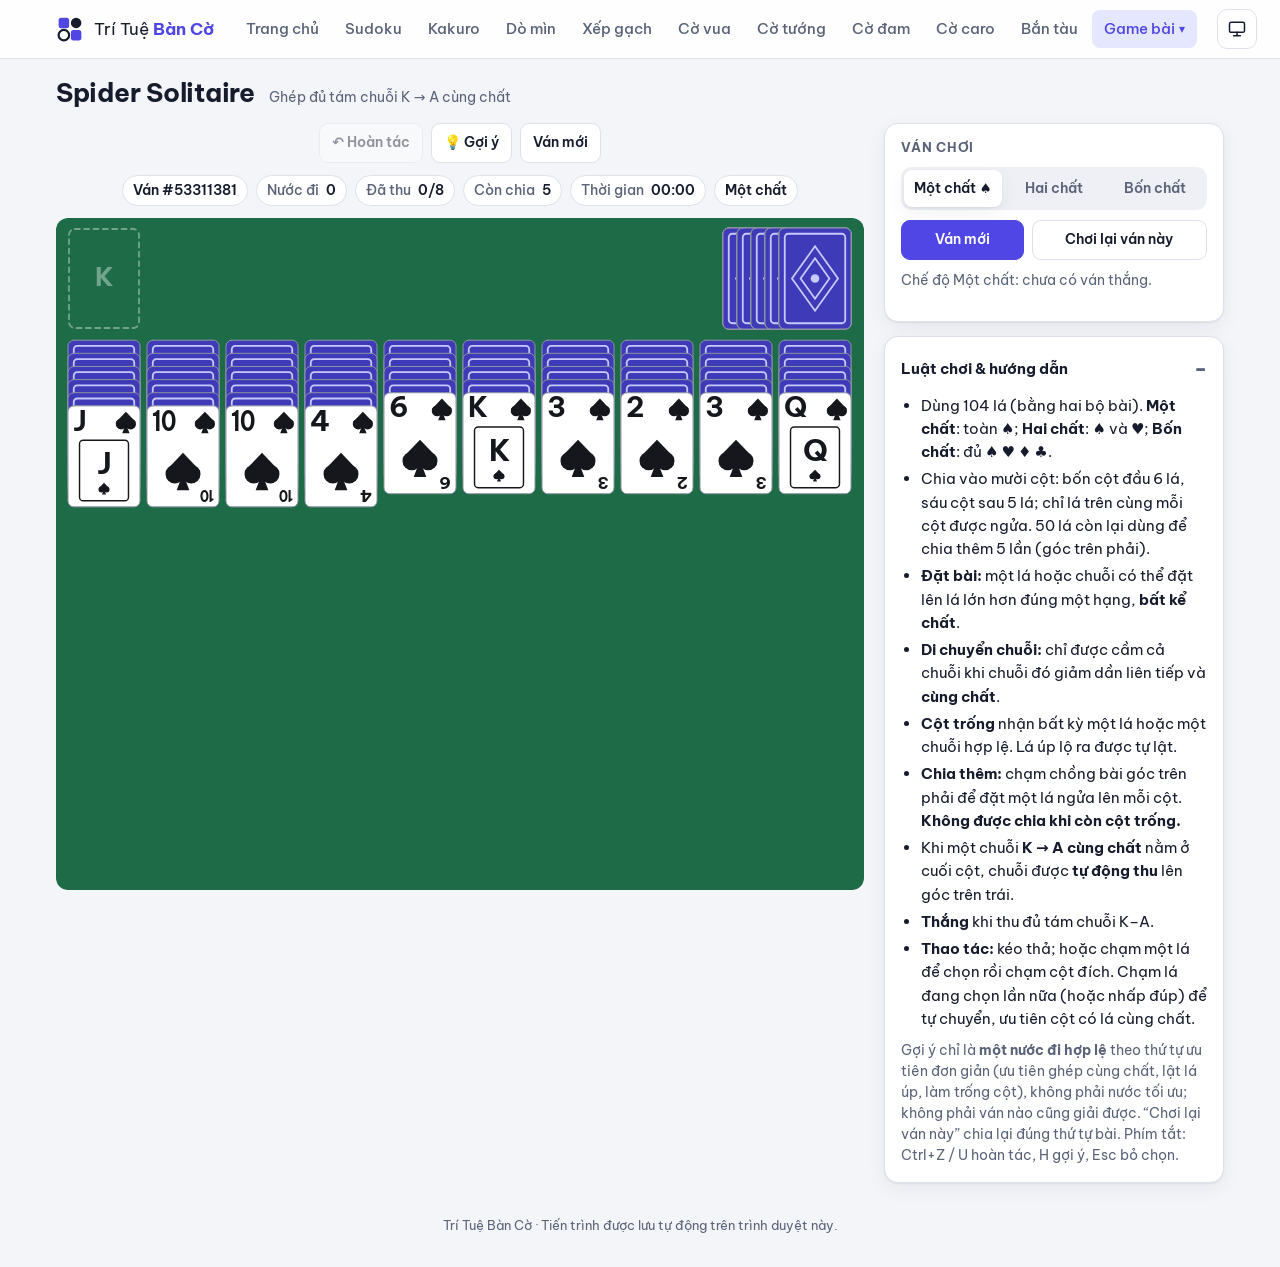
<file: spider.html>
<!doctype html>
<html lang="vi">
<head>
  <meta charset="utf-8">
  <meta name="viewport" content="width=device-width, initial-scale=1, viewport-fit=cover">
  <title>Spider Solitaire · Trí Tuệ Bàn Cờ</title>
  <meta name="description" content="Chơi Spider Solitaire một, hai hoặc bốn chất: ghép tám chuỗi K đến A, có hoàn tác và gợi ý.">
  <link rel="preconnect" href="https://fonts.googleapis.com">
  <link rel="preconnect" href="https://fonts.gstatic.com" crossorigin>
  <link rel="stylesheet" href="https://fonts.googleapis.com/css2?family=Be+Vietnam+Pro:wght@400;500;600;700&display=swap">
  <link rel="icon" href="data:image/svg+xml,%3Csvg xmlns=%27http://www.w3.org/2000/svg%27 viewBox=%270 0 32 32%27%3E%3Crect x=%273%27 y=%273%27 width=%2712%27 height=%2712%27 rx=%273%27 fill=%27%234f46e5%27/%3E%3Crect x=%2717%27 y=%2717%27 width=%2712%27 height=%2712%27 rx=%273%27 fill=%27%234f46e5%27/%3E%3Ccircle cx=%2723%27 cy=%279%27 r=%276%27 fill=%27%23171c2c%27/%3E%3Ccircle cx=%279%27 cy=%2723%27 r=%275%27 fill=%27none%27 stroke=%27%23171c2c%27 stroke-width=%272.5%27/%3E%3C/svg%3E">
  <link rel="stylesheet" href="css/style.css">
  <script src="js/vendor/p5.min.js" defer></script>
  <script type="module" src="js/games/spider/main.js"></script>
</head>
<body>
  <header id="site-header" class="site-header"></header>

  <main class="container game-page cards-page">
    <div class="game-title">
      <h1>Spider Solitaire</h1>
      <span class="subtitle">Ghép đủ tám chuỗi K → A cùng chất</span>
    </div>

    <div class="game-layout">
      <section class="board-area" aria-label="Bàn chơi">
        <div class="card-toolbar">
          <button type="button" class="btn" data-action="undo" id="btn-undo" title="Hoàn tác (Ctrl+Z)">↶ Hoàn tác</button>
          <button type="button" class="btn" data-action="hint" id="btn-hint" title="Gợi ý (H)">💡 Gợi ý</button>
          <button type="button" class="btn" data-action="new-game">Ván mới</button>
        </div>
        <div class="status-bar">
          <span class="chip" id="chip-game"></span>
          <span class="chip"><span class="label">Nước đi</span> <span id="moves">0</span></span>
          <span class="chip"><span class="label">Đã thu</span> <span id="runs">0/8</span></span>
          <span class="chip"><span class="label">Còn chia</span> <span id="deals">5</span></span>
          <span class="chip"><span class="label">Thời gian</span> <span id="timer">00:00</span></span>
          <span class="chip" id="chip-state"></span>
        </div>
        <div class="board-wrap" id="board"></div>
      </section>

      <aside class="panel">
        <div class="card">
          <h2>Ván chơi</h2>
          <div class="segmented" id="options" role="group" aria-label="Số chất">
            <button type="button" data-action="option" data-value="1" aria-pressed="true">Một chất ♠</button>
            <button type="button" data-action="option" data-value="2" aria-pressed="false">Hai chất</button>
            <button type="button" data-action="option" data-value="4" aria-pressed="false">Bốn chất</button>
          </div>
          <div class="btn-row">
            <button type="button" class="btn btn-primary" data-action="new-game">Ván mới</button>
            <button type="button" class="btn" data-action="restart">Chơi lại ván này</button>
          </div>
          <p class="muted" id="stats"></p>
        </div>

        <details class="card rules" open>
          <summary>Luật chơi &amp; hướng dẫn</summary>
          <ul>
            <li>Dùng 104 lá (bằng hai bộ bài). <b>Một chất</b>: toàn ♠; <b>Hai chất</b>: ♠ và ♥; <b>Bốn chất</b>: đủ ♠ ♥ ♦ ♣.</li>
            <li>Chia vào mười cột: bốn cột đầu 6 lá, sáu cột sau 5 lá; chỉ lá trên cùng mỗi cột được ngửa. 50 lá còn lại dùng để chia thêm 5 lần (góc trên phải).</li>
            <li><b>Đặt bài:</b> một lá hoặc chuỗi có thể đặt lên lá lớn hơn đúng một hạng, <b>bất kể chất</b>.</li>
            <li><b>Di chuyển chuỗi:</b> chỉ được cầm cả chuỗi khi chuỗi đó giảm dần liên tiếp và <b>cùng chất</b>.</li>
            <li><b>Cột trống</b> nhận bất kỳ một lá hoặc một chuỗi hợp lệ. Lá úp lộ ra được tự lật.</li>
            <li><b>Chia thêm:</b> chạm chồng bài góc trên phải để đặt một lá ngửa lên mỗi cột. <b>Không được chia khi còn cột trống.</b></li>
            <li>Khi một chuỗi <b>K → A cùng chất</b> nằm ở cuối cột, chuỗi được <b>tự động thu</b> lên góc trên trái.</li>
            <li><b>Thắng</b> khi thu đủ tám chuỗi K–A.</li>
            <li><b>Thao tác:</b> kéo thả; hoặc chạm một lá để chọn rồi chạm cột đích. Chạm lá đang chọn lần nữa (hoặc nhấp đúp) để tự chuyển, ưu tiên cột có lá cùng chất.</li>
          </ul>
          <p class="note">Gợi ý chỉ là <b>một nước đi hợp lệ</b> theo thứ tự ưu tiên đơn giản (ưu tiên ghép cùng chất, lật lá úp, làm trống cột), không phải nước tối ưu; không phải ván nào cũng giải được. “Chơi lại ván này” chia lại đúng thứ tự bài. Phím tắt: Ctrl+Z / U hoàn tác, H gợi ý, Esc bỏ chọn.</p>
        </details>
      </aside>
    </div>
  </main>

  <footer id="site-footer"></footer>
  <noscript><p class="noscript">Trang này cần bật JavaScript để chơi.</p></noscript>
</body>
</html>
</file>
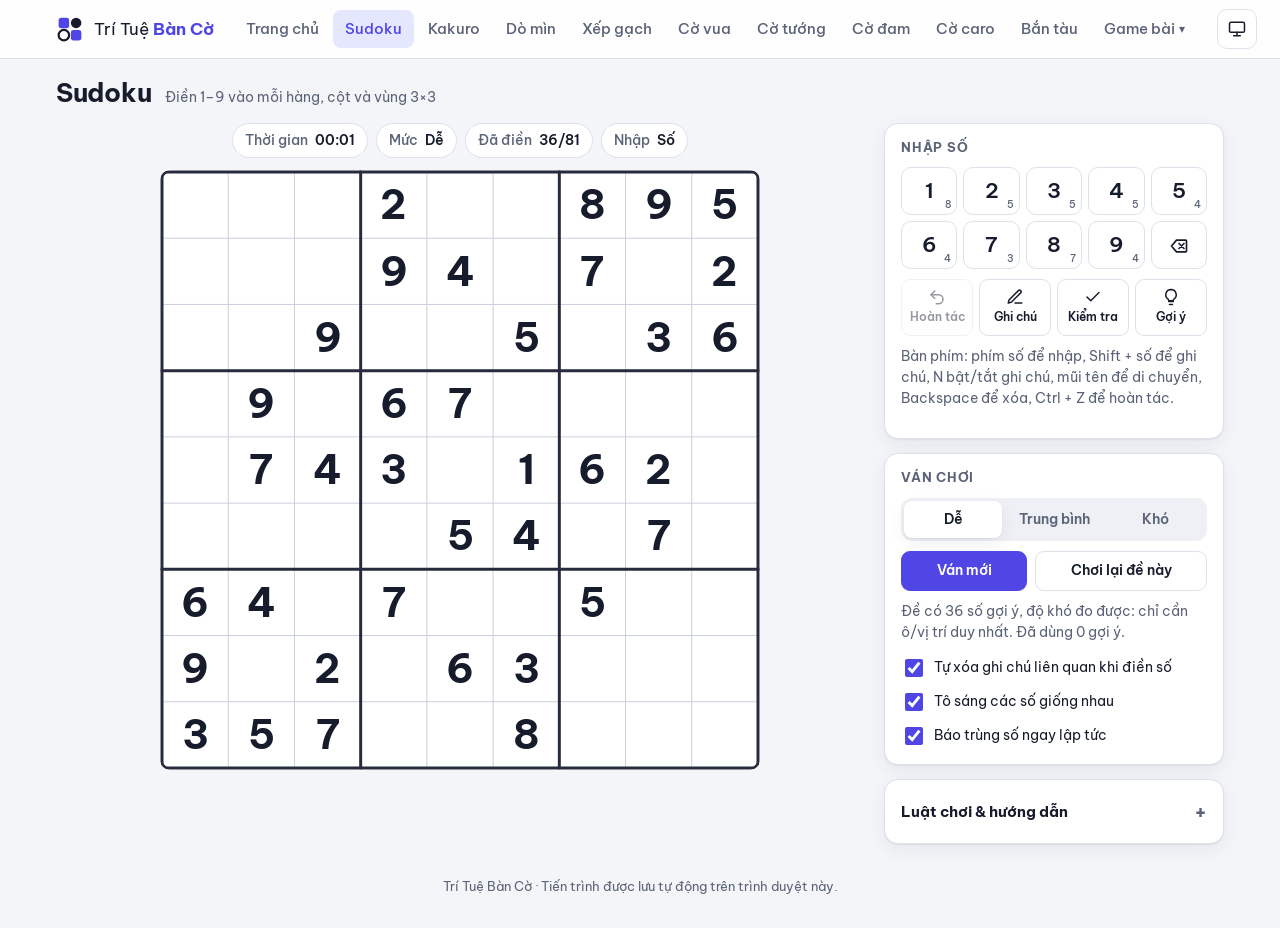
<file: sudoku.html>
<!doctype html>
<html lang="vi">
<head>
  <meta charset="utf-8">
  <meta name="viewport" content="width=device-width, initial-scale=1, viewport-fit=cover">
  <title>Sudoku · Trí Tuệ Bàn Cờ</title>
  <meta name="description" content="Chơi Sudoku 9×9 với ba mức độ khó, ghi chú ứng viên, gợi ý và kiểm tra.">
  <link rel="preconnect" href="https://fonts.googleapis.com">
  <link rel="preconnect" href="https://fonts.gstatic.com" crossorigin>
  <link rel="stylesheet" href="https://fonts.googleapis.com/css2?family=Be+Vietnam+Pro:wght@400;500;600;700&display=swap">
  <link rel="icon" href="data:image/svg+xml,%3Csvg xmlns=%27http://www.w3.org/2000/svg%27 viewBox=%270 0 32 32%27%3E%3Crect x=%273%27 y=%273%27 width=%2712%27 height=%2712%27 rx=%273%27 fill=%27%234f46e5%27/%3E%3Crect x=%2717%27 y=%2717%27 width=%2712%27 height=%2712%27 rx=%273%27 fill=%27%234f46e5%27/%3E%3Ccircle cx=%2723%27 cy=%279%27 r=%276%27 fill=%27%23171c2c%27/%3E%3Ccircle cx=%279%27 cy=%2723%27 r=%275%27 fill=%27none%27 stroke=%27%23171c2c%27 stroke-width=%272.5%27/%3E%3C/svg%3E">
  <link rel="stylesheet" href="css/style.css">
  <script src="js/vendor/p5.min.js" defer></script>
  <script type="module" src="js/games/sudoku/main.js"></script>
</head>
<body>
  <header id="site-header" class="site-header"></header>

  <main class="container game-page">
    <div class="game-title">
      <h1>Sudoku</h1>
      <span class="subtitle">Điền 1–9 vào mỗi hàng, cột và vùng 3×3</span>
    </div>

    <div class="game-layout">
      <section class="board-area" aria-label="Bàn chơi">
        <div class="status-bar">
          <span class="chip"><span class="label">Thời gian</span> <span id="timer">00:00</span></span>
          <span class="chip" id="chip-level"></span>
          <span class="chip" id="chip-progress"></span>
          <span class="chip" id="chip-state"></span>
        </div>
        <div class="board-wrap" id="board"></div>
      </section>

      <aside class="panel">
        <div class="card">
          <h2>Nhập số</h2>
          <div class="numpad" id="numpad">
            <button type="button" data-action="digit" data-digit="1">1<span class="count"></span></button>
            <button type="button" data-action="digit" data-digit="2">2<span class="count"></span></button>
            <button type="button" data-action="digit" data-digit="3">3<span class="count"></span></button>
            <button type="button" data-action="digit" data-digit="4">4<span class="count"></span></button>
            <button type="button" data-action="digit" data-digit="5">5<span class="count"></span></button>
            <button type="button" data-action="digit" data-digit="6">6<span class="count"></span></button>
            <button type="button" data-action="digit" data-digit="7">7<span class="count"></span></button>
            <button type="button" data-action="digit" data-digit="8">8<span class="count"></span></button>
            <button type="button" data-action="digit" data-digit="9">9<span class="count"></span></button>
            <button type="button" data-action="erase" aria-label="Xóa số">
              <svg viewBox="0 0 24 24" aria-hidden="true"><path d="M20 5H9l-6 7 6 7h11a1 1 0 0 0 1-1V6a1 1 0 0 0-1-1z"/><path d="M12 9l6 6M18 9l-6 6"/></svg>
            </button>
          </div>
          <div class="tools">
            <button type="button" class="btn" data-action="undo" id="btn-undo">
              <svg viewBox="0 0 24 24" aria-hidden="true"><path d="M9 14L4 9l5-5"/><path d="M4 9h10a6 6 0 0 1 0 12h-3"/></svg>Hoàn tác
            </button>
            <button type="button" class="btn" data-action="notes" id="btn-notes" aria-pressed="false">
              <svg viewBox="0 0 24 24" aria-hidden="true"><path d="M12 20h9"/><path d="M16.5 3.5a2.1 2.1 0 0 1 3 3L7 19l-4 1 1-4z"/></svg>Ghi chú
            </button>
            <button type="button" class="btn" data-action="check">
              <svg viewBox="0 0 24 24" aria-hidden="true"><path d="M20 6L9 17l-5-5"/></svg>Kiểm tra
            </button>
            <button type="button" class="btn" data-action="hint">
              <svg viewBox="0 0 24 24" aria-hidden="true"><path d="M9 18h6M10 22h4"/><path d="M12 2a7 7 0 0 0-4 12.7c.6.5 1 1.2 1 2V17h6v-.3c0-.8.4-1.5 1-2A7 7 0 0 0 12 2z"/></svg>Gợi ý
            </button>
          </div>
          <p class="muted">Bàn phím: phím số để nhập, Shift + số để ghi chú, N bật/tắt ghi chú, mũi tên để di chuyển, Backspace để xóa, Ctrl + Z để hoàn tác.</p>
        </div>

        <div class="card">
          <h2>Ván chơi</h2>
          <div class="segmented" id="difficulty" role="group" aria-label="Mức độ khó">
            <button type="button" data-action="difficulty" data-value="easy" aria-pressed="false">Dễ</button>
            <button type="button" data-action="difficulty" data-value="medium" aria-pressed="false">Trung bình</button>
            <button type="button" data-action="difficulty" data-value="hard" aria-pressed="false">Khó</button>
          </div>
          <div class="btn-row">
            <button type="button" class="btn btn-primary" data-action="new-game">Ván mới</button>
            <button type="button" class="btn" data-action="restart" id="btn-restart">Chơi lại đề này</button>
          </div>
          <p class="muted" id="puzzle-info"></p>
          <label class="check"><input type="checkbox" id="opt-autoClearNotes"> Tự xóa ghi chú liên quan khi điền số</label>
          <label class="check"><input type="checkbox" id="opt-highlightSame"> Tô sáng các số giống nhau</label>
          <label class="check"><input type="checkbox" id="opt-showConflicts"> Báo trùng số ngay lập tức</label>
        </div>

        <details class="card rules">
          <summary>Luật chơi &amp; hướng dẫn</summary>
          <ul>
            <li>Điền các chữ số 1–9 vào ô trống sao cho mỗi <b>hàng</b>, <b>cột</b> và <b>vùng 3×3</b> chứa đủ 1–9, không lặp lại.</li>
            <li>Số in đậm là số đề bài, không sửa được. Số bạn điền có màu khác; số từ gợi ý có màu xanh ngọc.</li>
            <li>Chạm vào ô để chọn. Hàng, cột, vùng liên quan và các ô cùng số được tô sáng.</li>
            <li><b>Ghi chú</b>: bật chế độ ghi chú rồi chọn số để thêm/bỏ ứng viên nhỏ trong ô.</li>
            <li><b>Kiểm tra</b> so sánh với lời giải và đánh dấu đỏ các ô sai. <b>Gợi ý</b> điền đúng ô đang chọn (hoặc một ô dễ nhất).</li>
            <li>Ván kết thúc khi bàn đầy và thỏa mãn toàn bộ luật Sudoku.</li>
          </ul>
          <p class="note"><b>Cách tạo và phân loại đề:</b> đề được sinh ngẫu nhiên từ một lời giải đầy đủ rồi xóa dần các ô theo cặp đối xứng; sau mỗi lần xóa, bộ giải đếm lời giải xác nhận đề vẫn có <b>đúng một lời giải</b>. Độ khó được đo bằng bộ giải mô phỏng kỹ thuật của người chơi:</p>
          <ul class="note">
            <li><b>Dễ</b>: 36–40 số gợi ý, giải được chỉ bằng “ô duy nhất” và “vị trí duy nhất”.</li>
            <li><b>Trung bình</b>: khoảng 30–35 số gợi ý, cần thêm khóa ứng viên (pointing/claiming), cặp/bộ ba lộ hoặc cặp ẩn.</li>
            <li><b>Khó</b>: đề tối giản (thường 22–30 số), không giải hết được bằng các kỹ thuật trên — cần kỹ thuật nâng cao.</li>
          </ul>
        </details>
      </aside>
    </div>
  </main>

  <footer id="site-footer"></footer>
  <noscript><p class="noscript">Trang này cần bật JavaScript để chơi.</p></noscript>
</body>
</html>
</file>
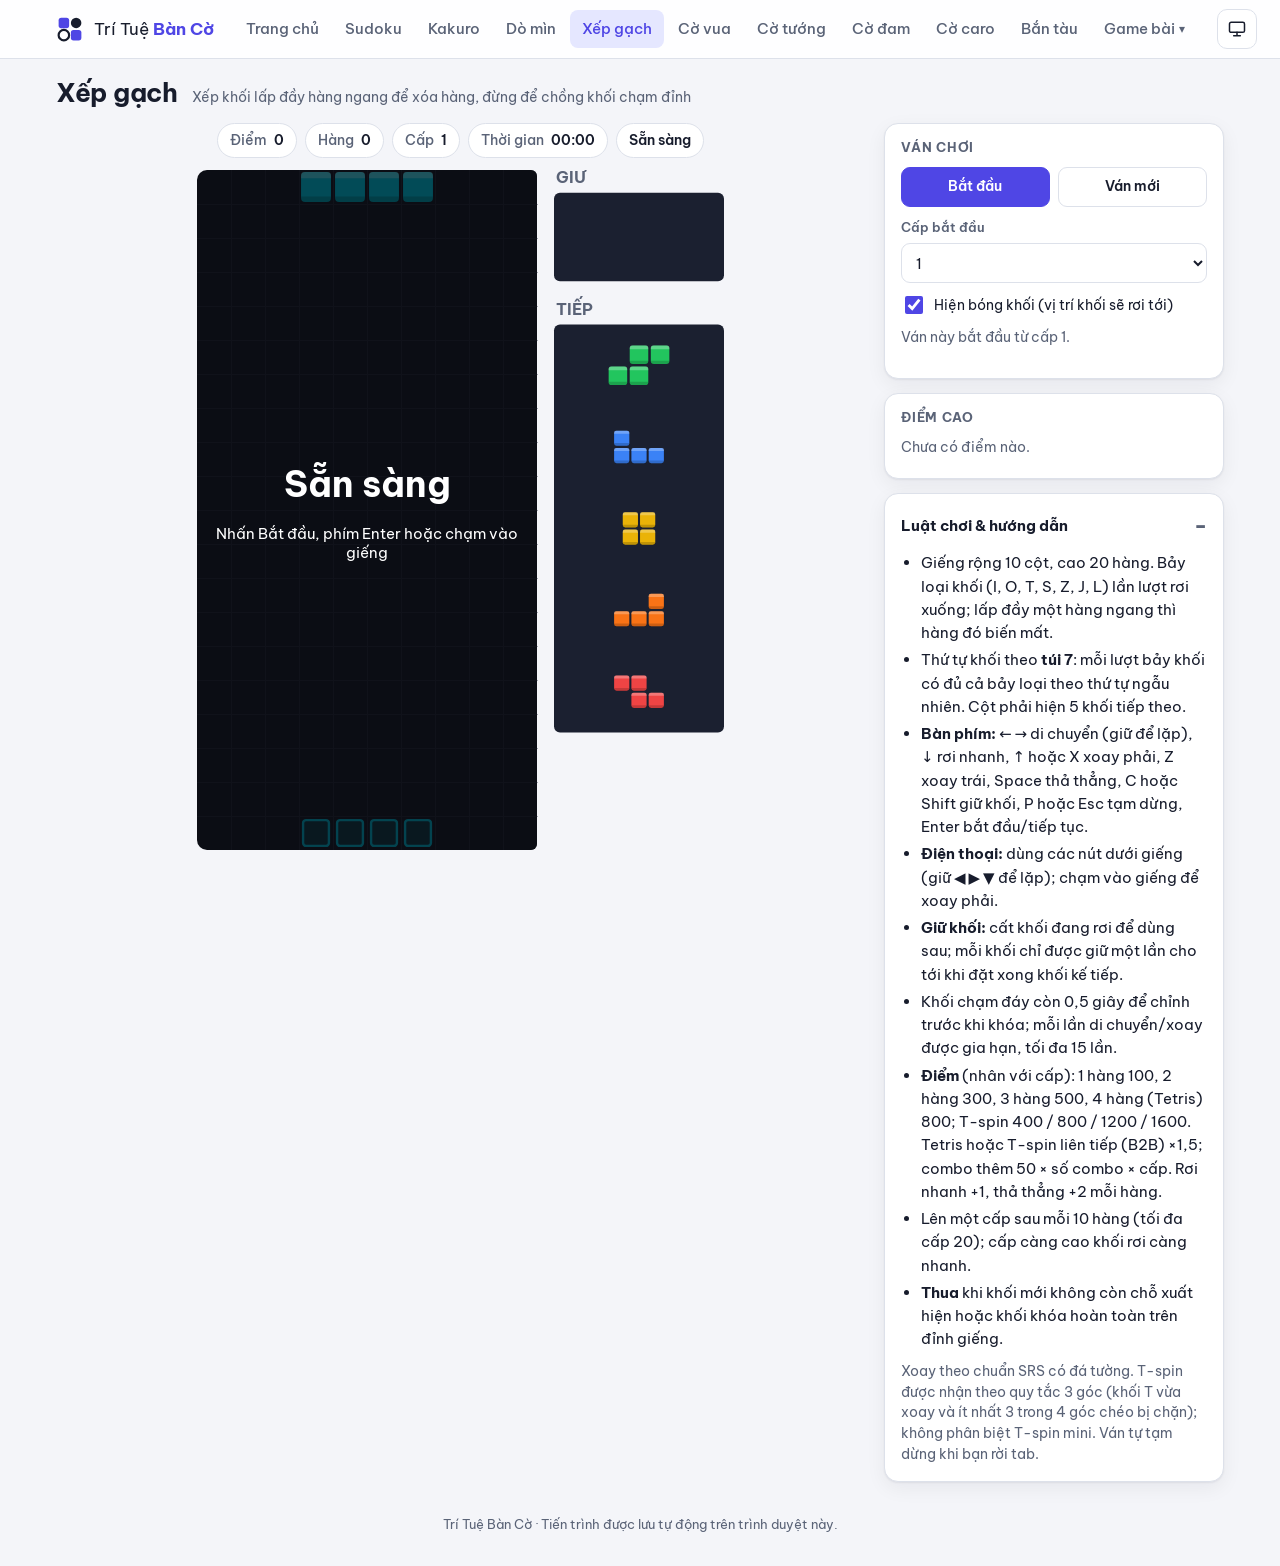
<file: tetris.html>
<!doctype html>
<html lang="vi">
<head>
  <meta charset="utf-8">
  <meta name="viewport" content="width=device-width, initial-scale=1, viewport-fit=cover">
  <title>Xếp gạch · Trí Tuệ Bàn Cờ</title>
  <meta name="description" content="Chơi Xếp gạch (kiểu Tetris): xoay chuẩn SRS, túi 7 khối, giữ khối, bóng khối, T-spin và combo.">
  <link rel="preconnect" href="https://fonts.googleapis.com">
  <link rel="preconnect" href="https://fonts.gstatic.com" crossorigin>
  <link rel="stylesheet" href="https://fonts.googleapis.com/css2?family=Be+Vietnam+Pro:wght@400;500;600;700&display=swap">
  <link rel="icon" href="data:image/svg+xml,%3Csvg xmlns=%27http://www.w3.org/2000/svg%27 viewBox=%270 0 32 32%27%3E%3Crect x=%273%27 y=%273%27 width=%2712%27 height=%2712%27 rx=%273%27 fill=%27%234f46e5%27/%3E%3Crect x=%2717%27 y=%2717%27 width=%2712%27 height=%2712%27 rx=%273%27 fill=%27%234f46e5%27/%3E%3Ccircle cx=%2723%27 cy=%279%27 r=%276%27 fill=%27%23171c2c%27/%3E%3Ccircle cx=%279%27 cy=%2723%27 r=%275%27 fill=%27none%27 stroke=%27%23171c2c%27 stroke-width=%272.5%27/%3E%3C/svg%3E">
  <link rel="stylesheet" href="css/style.css">
  <script src="js/vendor/p5.min.js" defer></script>
  <script type="module" src="js/games/tetris/main.js"></script>
</head>
<body>
  <header id="site-header" class="site-header"></header>

  <main class="container game-page">
    <div class="game-title">
      <h1>Xếp gạch</h1>
      <span class="subtitle">Xếp khối lấp đầy hàng ngang để xóa hàng, đừng để chồng khối chạm đỉnh</span>
    </div>

    <div class="game-layout">
      <section class="board-area" aria-label="Giếng chơi">
        <div class="status-bar">
          <span class="chip"><span class="label">Điểm</span> <span id="score">0</span></span>
          <span class="chip"><span class="label">Hàng</span> <span id="lines">0</span></span>
          <span class="chip"><span class="label">Cấp</span> <span id="level">1</span></span>
          <span class="chip"><span class="label">Thời gian</span> <span id="timer">00:00</span></span>
          <span class="chip" id="chip-state"></span>
        </div>
        <div class="board-wrap" id="board"></div>
        <div class="tetris-pad" role="group" aria-label="Nút điều khiển">
          <button type="button" class="btn" data-key="ccw" aria-label="Xoay ngược chiều kim đồng hồ">⟲</button>
          <button type="button" class="btn" data-key="hold" aria-label="Giữ khối">Giữ</button>
          <button type="button" class="btn" data-key="cw" aria-label="Xoay theo chiều kim đồng hồ">⟳</button>
          <button type="button" class="btn" data-key="drop" aria-label="Thả thẳng xuống">⤓</button>
          <button type="button" class="btn" data-key="left" aria-label="Sang trái">◀</button>
          <button type="button" class="btn" data-key="down" aria-label="Rơi nhanh">▼</button>
          <button type="button" class="btn" data-key="right" aria-label="Sang phải">▶</button>
        </div>
      </section>

      <aside class="panel">
        <div class="card">
          <h2>Ván chơi</h2>
          <div class="btn-row">
            <button type="button" class="btn btn-primary" data-action="toggle" id="toggle">Bắt đầu</button>
            <button type="button" class="btn" data-action="new-game">Ván mới</button>
          </div>
          <label class="field"><span>Cấp bắt đầu</span>
            <select class="select" id="opt-level">
              <option value="1">1</option><option value="2">2</option><option value="3">3</option><option value="4">4</option><option value="5">5</option>
              <option value="6">6</option><option value="7">7</option><option value="8">8</option><option value="9">9</option><option value="10">10</option>
              <option value="11">11</option><option value="12">12</option><option value="13">13</option><option value="14">14</option><option value="15">15</option>
            </select>
          </label>
          <label class="check"><input type="checkbox" id="opt-ghost"> Hiện bóng khối (vị trí khối sẽ rơi tới)</label>
          <p class="muted" id="level-info"></p>
        </div>

        <div class="card">
          <h2>Điểm cao</h2>
          <ol class="best-list" id="best-list"></ol>
        </div>

        <details class="card rules" open>
          <summary>Luật chơi &amp; hướng dẫn</summary>
          <ul>
            <li>Giếng rộng 10 cột, cao 20 hàng. Bảy loại khối (I, O, T, S, Z, J, L) lần lượt rơi xuống; lấp đầy một hàng ngang thì hàng đó biến mất.</li>
            <li>Thứ tự khối theo <b>túi 7</b>: mỗi lượt bảy khối có đủ cả bảy loại theo thứ tự ngẫu nhiên. Cột phải hiện 5 khối tiếp theo.</li>
            <li><b>Bàn phím:</b> ← → di chuyển (giữ để lặp), ↓ rơi nhanh, ↑ hoặc X xoay phải, Z xoay trái, Space thả thẳng, C hoặc Shift giữ khối, P hoặc Esc tạm dừng, Enter bắt đầu/tiếp tục.</li>
            <li><b>Điện thoại:</b> dùng các nút dưới giếng (giữ ◀ ▶ ▼ để lặp); chạm vào giếng để xoay phải.</li>
            <li><b>Giữ khối:</b> cất khối đang rơi để dùng sau; mỗi khối chỉ được giữ một lần cho tới khi đặt xong khối kế tiếp.</li>
            <li>Khối chạm đáy còn 0,5 giây để chỉnh trước khi khóa; mỗi lần di chuyển/xoay được gia hạn, tối đa 15 lần.</li>
            <li><b>Điểm</b> (nhân với cấp): 1 hàng 100, 2 hàng 300, 3 hàng 500, 4 hàng (Tetris) 800; T-spin 400 / 800 / 1200 / 1600. Tetris hoặc T-spin liên tiếp (B2B) ×1,5; combo thêm 50 × số combo × cấp. Rơi nhanh +1, thả thẳng +2 mỗi hàng.</li>
            <li>Lên một cấp sau mỗi 10 hàng (tối đa cấp 20); cấp càng cao khối rơi càng nhanh.</li>
            <li><b>Thua</b> khi khối mới không còn chỗ xuất hiện hoặc khối khóa hoàn toàn trên đỉnh giếng.</li>
          </ul>
          <p class="note">Xoay theo chuẩn SRS có đá tường. T-spin được nhận theo quy tắc 3 góc (khối T vừa xoay và ít nhất 3 trong 4 góc chéo bị chặn); không phân biệt T-spin mini. Ván tự tạm dừng khi bạn rời tab.</p>
        </details>
      </aside>
    </div>
  </main>

  <footer id="site-footer"></footer>
  <noscript><p class="noscript">Trang này cần bật JavaScript để chơi.</p></noscript>
</body>
</html>
</file>
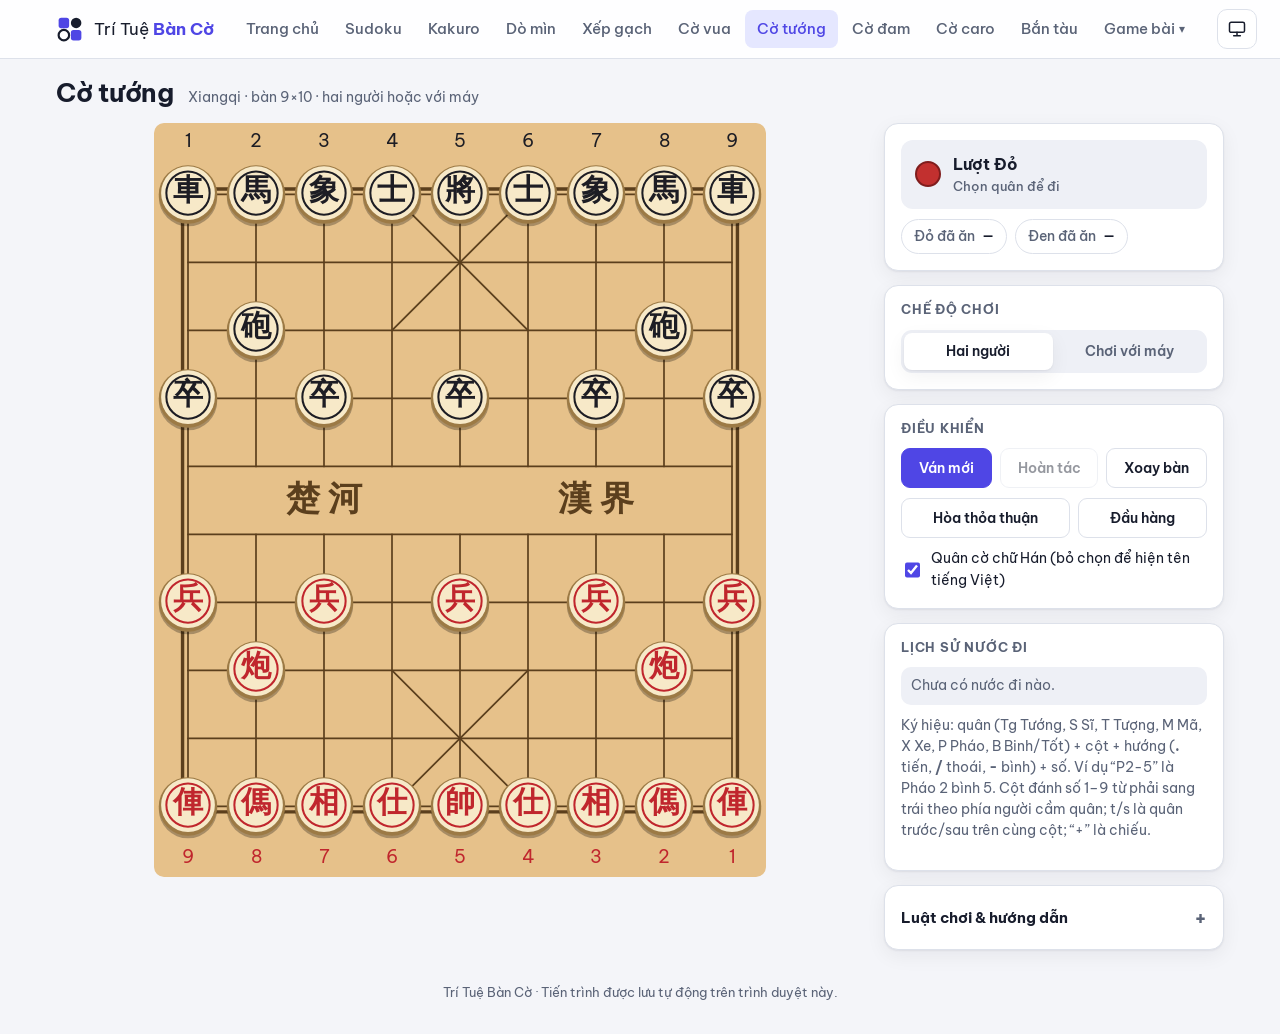
<file: xiangqi.html>
<!doctype html>
<html lang="vi">
<head>
  <meta charset="utf-8">
  <meta name="viewport" content="width=device-width, initial-scale=1, viewport-fit=cover">
  <title>Cờ tướng · Trí Tuệ Bàn Cờ</title>
  <meta name="description" content="Chơi Cờ tướng (Xiangqi) hai người hoặc với máy ở ba mức độ khó, ký hiệu nước đi kiểu Việt Nam.">
  <link rel="preconnect" href="https://fonts.googleapis.com">
  <link rel="preconnect" href="https://fonts.gstatic.com" crossorigin>
  <link rel="stylesheet" href="https://fonts.googleapis.com/css2?family=Be+Vietnam+Pro:wght@400;500;600;700&display=swap">
  <link rel="icon" href="data:image/svg+xml,%3Csvg xmlns=%27http://www.w3.org/2000/svg%27 viewBox=%270 0 32 32%27%3E%3Crect x=%273%27 y=%273%27 width=%2712%27 height=%2712%27 rx=%273%27 fill=%27%234f46e5%27/%3E%3Crect x=%2717%27 y=%2717%27 width=%2712%27 height=%2712%27 rx=%273%27 fill=%27%234f46e5%27/%3E%3Ccircle cx=%2723%27 cy=%279%27 r=%276%27 fill=%27%23171c2c%27/%3E%3Ccircle cx=%279%27 cy=%2723%27 r=%275%27 fill=%27none%27 stroke=%27%23171c2c%27 stroke-width=%272.5%27/%3E%3C/svg%3E">
  <link rel="stylesheet" href="css/style.css">
  <script src="js/vendor/p5.min.js" defer></script>
  <script type="module" src="js/games/xiangqi/main.js"></script>
</head>
<body>
  <header id="site-header" class="site-header"></header>

  <main class="container game-page">
    <div class="game-title">
      <h1>Cờ tướng</h1>
      <span class="subtitle">Xiangqi · bàn 9×10 · hai người hoặc với máy</span>
    </div>

    <div class="game-layout">
      <section class="board-area" aria-label="Bàn cờ">
        <div class="board-wrap" id="board"></div>
      </section>

      <aside class="panel">
        <div class="card">
          <div class="turn" id="turn" aria-live="polite">
            <span class="stone red"></span>
            <span><span class="turn-title">Lượt Đỏ</span><span class="turn-sub"></span></span>
          </div>
          <div class="status-bar" style="justify-content:flex-start">
            <span class="chip"><span class="label" id="label-r">Đỏ đã ăn</span> <span id="taken-r">—</span></span>
            <span class="chip"><span class="label" id="label-b">Đen đã ăn</span> <span id="taken-b">—</span></span>
          </div>
        </div>

        <div class="card" id="opponent" aria-label="Chế độ chơi"></div>

        <div class="card">
          <h2>Điều khiển</h2>
          <div class="btn-row">
            <button type="button" class="btn btn-primary" data-action="new-game">Ván mới</button>
            <button type="button" class="btn" data-action="undo" id="btn-undo">Hoàn tác</button>
            <button type="button" class="btn" data-action="flip">Xoay bàn</button>
          </div>
          <div class="btn-row">
            <button type="button" class="btn btn-ghost" data-action="draw" id="btn-draw">Hòa thỏa thuận</button>
            <button type="button" class="btn btn-ghost" data-action="resign" id="btn-resign">Đầu hàng</button>
          </div>
          <label class="check"><input type="checkbox" id="opt-han"> Quân cờ chữ Hán (bỏ chọn để hiện tên tiếng Việt)</label>
        </div>

        <div class="card">
          <h2>Lịch sử nước đi</h2>
          <ol class="history" id="history"></ol>
          <p class="muted">Ký hiệu: quân (Tg Tướng, S Sĩ, T Tượng, M Mã, X Xe, P Pháo, B Binh/Tốt) + cột + hướng
            (<b>.</b> tiến, <b>/</b> thoái, <b>-</b> bình) + số. Ví dụ “P2-5” là Pháo 2 bình 5. Cột đánh số 1–9 từ phải sang
            trái theo phía người cầm quân; t/s là quân trước/sau trên cùng cột; “+” là chiếu.</p>
        </div>

        <details class="card rules">
          <summary>Luật chơi &amp; hướng dẫn</summary>
          <ul>
            <li>Quân đặt trên giao điểm. Mỗi bên 16 quân; <b>Đỏ đi trước</b>. Chạm một quân để xem nước đi (chấm tròn: ô trống, vòng đỏ: ăn quân), chạm điểm đến để đi.</li>
            <li><b>Tướng</b> đi một bước ngang/dọc trong cung. <b>Sĩ</b> đi một bước chéo trong cung.</li>
            <li><b>Tượng</b> đi chéo hai bước, không qua sông và bị chặn nếu có quân ở giữa (cản mắt tượng).</li>
            <li><b>Mã</b> đi một bước thẳng rồi một bước chéo; bị chặn nếu có quân ở ô thẳng kề (cản chân mã).</li>
            <li><b>Xe</b> đi ngang/dọc bao xa cũng được. <b>Pháo</b> đi như Xe nhưng ăn quân phải nhảy qua đúng một quân (ngòi).</li>
            <li><b>Tốt</b> đi một bước về phía trước; qua sông được đi thêm sang ngang; không bao giờ lùi.</li>
            <li>Hai Tướng không được đối mặt trên cùng một cột mà không có quân nào ở giữa. Không được đi nước để Tướng mình bị chiếu.</li>
            <li><b>Thắng</b> khi chiếu bí đối phương, hoặc khi đối phương <b>hết nước đi</b> (bị vây khốn cũng tính là thua).</li>
            <li><b>Hòa</b> khi một thế cờ lặp lại ba lần, sau 60 nước mỗi bên không ăn quân, khi cả hai bên không còn Xe/Mã/Pháo/Tốt, hoặc khi hai bên thỏa thuận.</li>
          </ul>
          <p class="note">Bản này đơn giản hóa luật thi đấu: không áp dụng luật cấm “trường chiếu”/“trường bắt” (lặp chiếu, lặp đuổi bắt) — mọi trường hợp lặp ba lần đều là hòa.</p>
          <p><b>Chơi với máy:</b> chọn “Chơi với máy”, bên quân (Đỏ đi trước) và độ khó. Hoàn tác lùi về lượt trước của bạn. Máy chấp nhận đề nghị hòa khi nó không có lợi thế.</p>
          <ul class="note">
            <li><b>Dễ</b>: tính 2 nửa nước, thỉnh thoảng đi ngẫu nhiên.</li>
            <li><b>Trung bình</b>: tính tới 4 nửa nước (khoảng 0,9 giây).</li>
            <li><b>Khó</b>: tìm kiếm sâu dần tới khi hết khoảng 2 giây cho mỗi nước.</li>
          </ul>
        </details>
      </aside>
    </div>
  </main>

  <footer id="site-footer"></footer>
  <noscript><p class="noscript">Trang này cần bật JavaScript để chơi.</p></noscript>
</body>
</html>
</file>
<file: css/style.css>
/* ==========================================================================
   Trí Tuệ Bàn Cờ — phong cách dùng chung
   ========================================================================== */

:root {
  color-scheme: light;
  --font: "Be Vietnam Pro", system-ui, -apple-system, "Segoe UI", Roboto, sans-serif;
  --radius: 14px;
  --radius-sm: 9px;
  --shadow: 0 1px 2px rgb(15 23 42 / 0.06), 0 6px 20px rgb(15 23 42 / 0.06);
  --shadow-lg: 0 20px 50px rgb(15 23 42 / 0.25);

  --bg: #f4f5f9;
  --surface: #ffffff;
  --surface-2: #eef0f6;
  --border: #dde1ea;
  --text: #171c2c;
  --text-muted: #5a6377;
  --accent: #4f46e5;
  --accent-strong: #4338ca;
  --accent-contrast: #ffffff;
  --accent-soft: #e5e7ff;
  --success: #15803d;
  --success-soft: #dcfce7;
  --danger: #dc2626;
  --danger-soft: #fee2e2;
  --warning: #b45309;
  --warning-soft: #fef3c7;

  /* Màu bàn chơi (đọc bởi p5.js) */
  --cell: #ffffff;
  --cell-alt: #f1f3f9;
  --cell-related: #eceffe;
  --cell-same: #d9ddfc;
  --cell-selected: #b9c0fb;
  --grid-line: #c9cfdc;
  --grid-strong: #262c3d;
  --given: #171c2c;
  --user-digit: #4338ca;
  --note: #6b7387;
  --error: #dc2626;
  --error-bg: #fde2e2;
  --hint: #0f766e;
  --block: #2a3042;
  --block-text: #f3f4f8;
  --mine-hidden: #c8cfe0;
  --mine-hidden-edge: #aeb7cc;
  --mine-open: #f7f8fb;

  /* Bàn bài (đọc bởi p5.js) */
  --felt: #1d6b47;
  --felt-line: rgba(255, 255, 255, 0.38);
  --card-face: #ffffff;
  --card-edge: #8b93a3;
  --card-red: #c8102e;
  --card-black: #15171c;
  --card-back: #3f3ab8;
  --card-back-2: #c7c9ff;
  --card-select: #f59e0b;
  --card-hint: #22d3ee;

  /* Bắn tàu (đọc bởi p5.js) */
  --sea: #cfe5f6;
  --sea-2: #c4dff3;
  --sea-line: #93bcdc;
  --sea-label: #45607a;
  --well: #1b2030;
  --well-grid: #272d40;
  --ship: #66778f;
  --ship-edge: #2f3b4d;
  --ship-deck: #3f4c60;
  --hit: #e2452b;
  --hit-mark: #ffffff;
  --miss: #3d5f7f;
  --sunk: #3a2f33;
  --sunk-edge: #f07a5a;
  --aim: #b45309;
  --preview-ok: #15803d;
  --preview-bad: #dc2626;
}

@media (prefers-color-scheme: dark) {
  :root:not([data-theme="light"]) {
    color-scheme: dark;
    --shadow: 0 1px 2px rgb(0 0 0 / 0.4), 0 6px 20px rgb(0 0 0 / 0.25);
    --bg: #0f1219;
    --surface: #181c27;
    --surface-2: #222736;
    --border: #2e3446;
    --text: #e8eaf2;
    --text-muted: #9aa2b8;
    --accent: #818cf8;
    --accent-strong: #a5b4fc;
    --accent-contrast: #0f1219;
    --accent-soft: #272c52;
    --success: #4ade80;
    --success-soft: #133222;
    --danger: #f87171;
    --danger-soft: #3b1a1d;
    --warning: #fbbf24;
    --warning-soft: #3a2c0f;
    --cell: #1c2130;
    --cell-alt: #222839;
    --cell-related: #252c47;
    --cell-same: #303a6b;
    --cell-selected: #3f4a91;
    --grid-line: #3a4157;
    --grid-strong: #b7bdd0;
    --given: #eef0f7;
    --user-digit: #a5b4fc;
    --note: #9aa2b8;
    --error: #f87171;
    --error-bg: #4a1f24;
    --hint: #5eead4;
    --block: #0b0e15;
    --block-text: #d7dbe8;
    --mine-hidden: #3a4259;
    --mine-hidden-edge: #2c3346;
    --mine-open: #1d2231;
    --felt: #123d2b;
    --felt-line: rgba(255, 255, 255, 0.28);
    --card-face: #f1efe9;
    --card-edge: #0b0d12;
    --card-red: #c0142f;
    --card-black: #121317;
    --card-back: #36318f;
    --card-back-2: #a5a8f0;
    --card-select: #fbbf24;
    --card-hint: #22d3ee;
    --sea: #0f2c47;
    --sea-2: #12314f;
    --sea-line: #275178;
    --sea-label: #9ab4cc;
    --well: #0b0e15;
    --well-grid: #191e2b;
    --ship: #8597b0;
    --ship-edge: #d5dfec;
    --ship-deck: #4b5a70;
    --hit: #ef5a3c;
    --hit-mark: #ffffff;
    --miss: #c6dcf0;
    --sunk: #2a1d22;
    --sunk-edge: #ff8a68;
    --aim: #fbbf24;
    --preview-ok: #4ade80;
    --preview-bad: #f87171;
  }
}

:root[data-theme="dark"] {
  color-scheme: dark;
  --shadow: 0 1px 2px rgb(0 0 0 / 0.4), 0 6px 20px rgb(0 0 0 / 0.25);
  --bg: #0f1219;
  --surface: #181c27;
  --surface-2: #222736;
  --border: #2e3446;
  --text: #e8eaf2;
  --text-muted: #9aa2b8;
  --accent: #818cf8;
  --accent-strong: #a5b4fc;
  --accent-contrast: #0f1219;
  --accent-soft: #272c52;
  --success: #4ade80;
  --success-soft: #133222;
  --danger: #f87171;
  --danger-soft: #3b1a1d;
  --warning: #fbbf24;
  --warning-soft: #3a2c0f;
  --cell: #1c2130;
  --cell-alt: #222839;
  --cell-related: #252c47;
  --cell-same: #303a6b;
  --cell-selected: #3f4a91;
  --grid-line: #3a4157;
  --grid-strong: #b7bdd0;
  --given: #eef0f7;
  --user-digit: #a5b4fc;
  --note: #9aa2b8;
  --error: #f87171;
  --error-bg: #4a1f24;
  --hint: #5eead4;
  --block: #0b0e15;
  --block-text: #d7dbe8;
  --mine-hidden: #3a4259;
  --mine-hidden-edge: #2c3346;
  --mine-open: #1d2231;
  --felt: #123d2b;
  --felt-line: rgba(255, 255, 255, 0.28);
  --card-face: #f1efe9;
  --card-edge: #0b0d12;
  --card-red: #c0142f;
  --card-black: #121317;
  --card-back: #36318f;
  --card-back-2: #a5a8f0;
  --card-select: #fbbf24;
  --card-hint: #22d3ee;
  --sea: #0f2c47;
  --sea-2: #12314f;
  --sea-line: #275178;
  --sea-label: #9ab4cc;
  --well: #0b0e15;
  --well-grid: #191e2b;
  --ship: #8597b0;
  --ship-edge: #d5dfec;
  --ship-deck: #4b5a70;
  --hit: #ef5a3c;
  --hit-mark: #ffffff;
  --miss: #c6dcf0;
  --sunk: #2a1d22;
  --sunk-edge: #ff8a68;
  --aim: #fbbf24;
  --preview-ok: #4ade80;
  --preview-bad: #f87171;
}

*,
*::before,
*::after { box-sizing: border-box; }

html { -webkit-text-size-adjust: 100%; }
[hidden] { display: none !important; }

body {
  margin: 0;
  min-height: 100vh;
  display: flex;
  flex-direction: column;
  font-family: var(--font);
  font-size: 15px;
  line-height: 1.55;
  color: var(--text);
  background: var(--bg);
}

a { color: var(--accent); }
h1, h2, h3 { line-height: 1.2; margin: 0; }
button { font: inherit; }
:focus-visible { outline: 2px solid var(--accent); outline-offset: 2px; }

/* ---------- Thanh điều hướng ---------- */

.site-header {
  position: sticky;
  top: 0;
  z-index: 20;
  background: color-mix(in srgb, var(--surface) 88%, transparent);
  backdrop-filter: blur(10px);
  border-bottom: 1px solid var(--border);
  min-height: 58px;
}

.nav-inner {
  max-width: 1200px;
  margin: 0 auto;
  padding: 0 16px;
  height: 58px;
  display: flex;
  align-items: center;
  gap: 20px;
}

.brand {
  display: flex;
  align-items: center;
  gap: 10px;
  text-decoration: none;
  color: var(--text);
  font-size: 17px;
  white-space: nowrap;
}
.brand b { color: var(--accent); }
.brand-mark svg { width: 28px; height: 28px; display: block; }
.brand-mark rect { fill: var(--accent); }
.brand-mark circle { fill: var(--text); }
.brand-mark circle.hollow { fill: none; stroke: var(--text); stroke-width: 2.5; }

.nav-links {
  list-style: none;
  display: flex;
  gap: 2px;
  margin: 0;
  padding: 0;
  flex: 1;
}
.nav-links a {
  display: block;
  padding: 7px 12px;
  border-radius: 8px;
  color: var(--text-muted);
  text-decoration: none;
  font-weight: 500;
  white-space: nowrap;
}
.nav-links a:hover { color: var(--text); background: var(--surface-2); }
.nav-links a.active { color: var(--accent); background: var(--accent-soft); }

.nav-actions { display: flex; gap: 6px; margin-left: auto; }

.icon-btn {
  width: 40px;
  height: 40px;
  display: grid;
  place-items: center;
  border: 1px solid var(--border);
  border-radius: 10px;
  background: var(--surface);
  color: var(--text);
  cursor: pointer;
}
.icon-btn svg { width: 20px; height: 20px; fill: none; stroke: currentColor; stroke-width: 1.8; stroke-linecap: round; stroke-linejoin: round; }
.menu-btn { display: none; }

@media (max-width: 900px) {
  .menu-btn { display: grid; }
  .nav-links {
    display: none;
    position: absolute;
    top: 58px;
    left: 0;
    right: 0;
    flex-direction: column;
    padding: 8px 12px 14px;
    background: var(--surface);
    border-bottom: 1px solid var(--border);
    box-shadow: var(--shadow);
  }
  .nav-open .nav-links { display: flex; }
  .nav-links a { padding: 11px 12px; }
}

/* ---------- Bố cục chung ---------- */

main { flex: 1; width: 100%; }

.container { max-width: 1200px; margin: 0 auto; padding: 0 16px; }

.site-footer {
  text-align: center;
  color: var(--text-muted);
  font-size: 13px;
  padding: 24px 16px 32px;
}

/* ---------- Nút ---------- */

.btn {
  display: inline-flex;
  align-items: center;
  justify-content: center;
  gap: 6px;
  min-height: 40px;
  padding: 8px 14px;
  border-radius: var(--radius-sm);
  border: 1px solid var(--border);
  background: var(--surface);
  color: var(--text);
  font-weight: 600;
  font-size: 14px;
  cursor: pointer;
  text-decoration: none;
  user-select: none;
  transition: background 0.15s, border-color 0.15s, transform 0.05s;
}
.btn:hover { background: var(--surface-2); }
.btn:active { transform: translateY(1px); }
.btn:disabled { opacity: 0.45; cursor: not-allowed; transform: none; }
.btn-primary { background: var(--accent); border-color: var(--accent); color: var(--accent-contrast); }
.btn-primary:hover { background: var(--accent-strong); border-color: var(--accent-strong); }
.btn-danger { background: var(--danger); border-color: var(--danger); color: #fff; }
.btn-danger:hover { filter: brightness(0.95); background: var(--danger); }
.btn-ghost { background: transparent; }
.btn.is-on { background: var(--accent-soft); border-color: var(--accent); color: var(--accent); }
.btn svg { width: 18px; height: 18px; fill: none; stroke: currentColor; stroke-width: 2; stroke-linecap: round; stroke-linejoin: round; }

.btn-row { display: flex; flex-wrap: wrap; gap: 8px; }
.btn-row .btn { flex: 1 1 auto; }

.segmented {
  display: flex;
  padding: 3px;
  background: var(--surface-2);
  border-radius: 11px;
  gap: 3px;
}
.segmented button {
  flex: 1;
  border: 0;
  background: transparent;
  color: var(--text-muted);
  font-weight: 600;
  font-size: 13.5px;
  padding: 8px 6px;
  border-radius: 8px;
  cursor: pointer;
  min-height: 36px;
}
.segmented button[aria-pressed="true"] { background: var(--surface); color: var(--text); box-shadow: var(--shadow); }

/* ---------- Trang chủ ---------- */

.hero { padding: 48px 0 28px; }
.hero h1 { font-size: clamp(28px, 5vw, 44px); letter-spacing: -0.02em; }
.hero h1 span { color: var(--accent); }
.hero p { color: var(--text-muted); max-width: 640px; font-size: 16.5px; margin: 14px 0 0; }

.game-grid {
  display: grid;
  grid-template-columns: repeat(auto-fill, minmax(290px, 1fr));
  gap: 18px;
  padding-bottom: 32px;
}

.game-card {
  display: flex;
  flex-direction: column;
  background: var(--surface);
  border: 1px solid var(--border);
  border-radius: var(--radius);
  overflow: hidden;
  box-shadow: var(--shadow);
}
.game-card .thumb {
  aspect-ratio: 16 / 8;
  background: var(--surface-2);
  display: grid;
  place-items: center;
  border-bottom: 1px solid var(--border);
}
.game-card .thumb svg { width: 46%; height: 78%; }
.game-card .body { padding: 18px; display: flex; flex-direction: column; gap: 8px; flex: 1; }
.game-card .tag { font-size: 12.5px; font-weight: 600; color: var(--accent); text-transform: uppercase; letter-spacing: 0.04em; }
.game-card h2 { font-size: 21px; }
.game-card p { margin: 0; color: var(--text-muted); flex: 1; }
.game-card .meta { font-size: 13px; color: var(--text-muted); min-height: 1.4em; }
.game-card .meta.has-save { color: var(--success); font-weight: 600; }
.game-card .btn { align-self: flex-start; margin-top: 6px; padding-inline: 22px; }

/* ---------- Trang trò chơi ---------- */

.game-page { padding-top: 18px; padding-bottom: 8px; }

.game-title {
  display: flex;
  align-items: baseline;
  flex-wrap: wrap;
  gap: 4px 14px;
  margin-bottom: 14px;
}
.game-title h1 { font-size: 26px; letter-spacing: -0.01em; }
.game-title .subtitle { color: var(--text-muted); font-size: 14px; }

.game-layout {
  display: grid;
  grid-template-columns: minmax(0, 1fr) 340px;
  gap: 20px;
  align-items: start;
}

@media (max-width: 900px) {
  .game-layout { grid-template-columns: minmax(0, 1fr); }
}

.board-area { min-width: 0; display: flex; flex-direction: column; gap: 12px; }
.board-area > .segmented { width: 100%; max-width: 380px; align-self: center; }

.board-wrap {
  width: 100%;
  min-width: 0;
  display: flex;
  justify-content: safe center;
  overflow-x: auto;
}
.board-canvas {
  display: block;
  touch-action: manipulation;
  user-select: none;
  -webkit-user-select: none;
  -webkit-touch-callout: none;
  -webkit-tap-highlight-color: transparent;
  border-radius: 10px;
}

.status-bar {
  display: flex;
  flex-wrap: wrap;
  gap: 8px;
  align-items: center;
  justify-content: center;
}

.chip {
  display: inline-flex;
  align-items: center;
  gap: 7px;
  padding: 6px 12px;
  border-radius: 999px;
  background: var(--surface);
  border: 1px solid var(--border);
  font-weight: 600;
  font-size: 14px;
  font-variant-numeric: tabular-nums;
  white-space: nowrap;
}
.chip .label { color: var(--text-muted); font-weight: 500; }
.chip.ok { background: var(--success-soft); color: var(--success); border-color: transparent; }
.chip.bad { background: var(--danger-soft); color: var(--danger); border-color: transparent; }
.chip.warn { background: var(--warning-soft); color: var(--warning); border-color: transparent; }

.panel { display: flex; flex-direction: column; gap: 14px; min-width: 0; }

.card {
  background: var(--surface);
  border: 1px solid var(--border);
  border-radius: var(--radius);
  padding: 16px;
  box-shadow: var(--shadow);
}
.card h2 { font-size: 13px; text-transform: uppercase; letter-spacing: 0.06em; color: var(--text-muted); margin-bottom: 12px; }
.card > * + * { margin-top: 10px; }
.card > h2 + * { margin-top: 0; }

/* Lượt chơi */
.turn {
  display: flex;
  align-items: center;
  gap: 12px;
  padding: 12px 14px;
  border-radius: 12px;
  background: var(--surface-2);
  font-weight: 700;
  font-size: 16px;
}
.turn .stone {
  width: 26px;
  height: 26px;
  border-radius: 50%;
  flex: none;
  border: 2px solid var(--grid-strong);
}
.turn .stone.black { background: #15171d; }
.turn .stone.white { background: #f8f8f4; }
.turn .stone.red { background: #c2302f; border-color: #7f1d1d; }
.turn .turn-sub { display: block; font-weight: 500; font-size: 13px; color: var(--text-muted); }
.turn.alert { background: var(--danger-soft); color: var(--danger); }
.turn.over { background: var(--accent-soft); color: var(--accent); }

/* Lịch sử nước đi */
.history {
  max-height: 240px;
  overflow-y: auto;
  margin: 0;
  padding: 0;
  list-style: none;
  font-variant-numeric: tabular-nums;
  font-size: 14px;
  border-radius: 10px;
  background: var(--surface-2);
}
.history li {
  display: grid;
  grid-template-columns: 38px 1fr 1fr;
  gap: 6px;
  padding: 5px 10px;
}
.history li:nth-child(even) { background: color-mix(in srgb, var(--surface) 55%, transparent); }
.history .no { color: var(--text-muted); }
.history .last { color: var(--accent); font-weight: 700; }
.history li.history-empty { display: block; color: var(--text-muted); font-size: 14px; padding: 8px 10px; }

/* Quân bị bắt */
.captured { display: flex; flex-direction: column; gap: 6px; }
.captured-row {
  display: flex;
  align-items: center;
  gap: 8px;
  min-height: 30px;
  font-size: 22px;
  line-height: 1;
}
.captured-row .label { font-size: 13px; color: var(--text-muted); width: 72px; flex: none; }
.captured-row .adv { font-size: 13px; color: var(--text-muted); font-weight: 600; }

/* Bàn phím số */
.numpad {
  display: grid;
  grid-template-columns: repeat(5, 1fr);
  gap: 6px;
}
.numpad button {
  min-height: 48px;
  border-radius: 10px;
  border: 1px solid var(--border);
  background: var(--surface);
  color: var(--text);
  font-size: 21px;
  font-weight: 600;
  cursor: pointer;
  position: relative;
  font-variant-numeric: tabular-nums;
}
.numpad button:hover { background: var(--surface-2); }
.numpad button:disabled { opacity: 0.35; cursor: default; }
.numpad button .count {
  position: absolute;
  right: 5px;
  bottom: 2px;
  font-size: 10px;
  color: var(--text-muted);
  font-weight: 500;
}
.numpad button.wide { grid-column: span 2; font-size: 14px; }
.numpad button svg { width: 20px; height: 20px; fill: none; stroke: currentColor; stroke-width: 2; stroke-linecap: round; stroke-linejoin: round; vertical-align: middle; }

.tools {
  display: grid;
  grid-template-columns: repeat(4, 1fr);
  gap: 6px;
}
.tools .btn { flex-direction: column; gap: 2px; font-size: 12px; padding: 8px 4px; min-height: 56px; }

/* Luật chơi */
.rules summary {
  cursor: pointer;
  font-weight: 700;
  list-style: none;
  display: flex;
  align-items: center;
  justify-content: space-between;
}
.rules summary::-webkit-details-marker { display: none; }
.rules summary::after { content: "+"; font-size: 20px; color: var(--text-muted); }
.rules[open] summary::after { content: "−"; }
.rules ul, .rules ol { padding-left: 20px; margin: 10px 0 0; }
.rules li { margin: 4px 0; }
.rules p { margin: 10px 0 0; }
.rules .note { color: var(--text-muted); font-size: 13.5px; }

.field { display: flex; flex-direction: column; gap: 6px; }
.field > span { font-size: 13px; color: var(--text-muted); font-weight: 600; }
.select {
  min-height: 40px;
  padding: 8px 10px;
  border-radius: var(--radius-sm);
  border: 1px solid var(--border);
  background: var(--surface);
  color: var(--text);
  font: inherit;
}

.check {
  display: flex;
  align-items: center;
  gap: 8px;
  font-size: 14px;
  cursor: pointer;
}
.check input { width: 18px; height: 18px; accent-color: var(--accent); }

.muted { color: var(--text-muted); font-size: 13.5px; }

/* ---------- Hộp thoại ---------- */

.modal {
  border: 0;
  border-radius: 18px;
  padding: 24px;
  width: min(420px, calc(100vw - 32px));
  background: var(--surface);
  color: var(--text);
  box-shadow: var(--shadow-lg);
}
.modal::backdrop { background: rgb(10 12 20 / 0.55); backdrop-filter: blur(2px); }
.modal-title { font-size: 21px; margin-bottom: 8px; }
.modal-message { color: var(--text-muted); margin: 0 0 4px; white-space: pre-line; }
.modal-actions { display: flex; justify-content: flex-end; gap: 8px; margin-top: 20px; flex-wrap: wrap; }
.modal-win .modal-title { color: var(--success); }
.modal-lose .modal-title { color: var(--danger); }
.modal-draw .modal-title { color: var(--warning); }

.promo-choices { display: grid; grid-template-columns: repeat(4, 1fr); gap: 8px; margin-top: 12px; }
.promo-choices button {
  aspect-ratio: 1;
  font-size: 44px;
  line-height: 1;
  border-radius: 12px;
  border: 1px solid var(--border);
  background: var(--surface-2);
  color: var(--text);
  cursor: pointer;
  display: flex;
  flex-direction: column;
  align-items: center;
  justify-content: center;
}
.promo-choices button small { font-size: 11px; color: var(--text-muted); margin-top: 2px; }

/* ---------- Thông báo ngắn ---------- */

.toast-host {
  position: fixed;
  left: 50%;
  bottom: 20px;
  transform: translateX(-50%);
  display: flex;
  flex-direction: column;
  gap: 8px;
  z-index: 50;
  pointer-events: none;
  width: max-content;
  max-width: calc(100vw - 32px);
}
.toast {
  padding: 10px 16px;
  border-radius: 12px;
  background: var(--text);
  color: var(--bg);
  font-weight: 600;
  font-size: 14px;
  box-shadow: var(--shadow-lg);
  opacity: 0;
  transform: translateY(8px);
  transition: opacity 0.2s, transform 0.2s;
  text-align: center;
}
.toast.show { opacity: 1; transform: none; }
.toast-ok { background: var(--success); color: #fff; }
.toast-bad { background: var(--danger); color: #fff; }

.noscript {
  margin: 24px auto;
  max-width: 560px;
  padding: 16px;
  border-radius: 12px;
  background: var(--warning-soft);
  color: var(--warning);
}

/* ---------- Chế độ chơi với máy ---------- */

.ai-options { display: flex; flex-direction: column; gap: 10px; }
.ai-options[hidden] { display: none; }
.turn .thinking {
  display: inline-flex;
  gap: 3px;
  margin-left: 6px;
  vertical-align: middle;
}
.turn .thinking i {
  width: 5px;
  height: 5px;
  border-radius: 50%;
  background: currentColor;
  animation: think 1s infinite ease-in-out;
}
.turn .thinking i:nth-child(2) { animation-delay: 0.15s; }
.turn .thinking i:nth-child(3) { animation-delay: 0.3s; }
@keyframes think { 0%, 80%, 100% { opacity: 0.25; } 40% { opacity: 1; } }
@media (prefers-reduced-motion: reduce) { .turn .thinking i { animation: none; opacity: 0.7; } }

/* ---------- Game bài ---------- */

.card-toolbar {
  display: flex;
  flex-wrap: wrap;
  gap: 8px;
  justify-content: center;
}
.card-toolbar .btn { min-width: 0; padding-inline: 12px; }
.card-canvas { touch-action: none; }
.cards-page .status-bar .chip { padding: 4px 10px; font-size: 13.5px; }

@media (max-width: 600px) {
  .cards-page.container { padding-inline: 6px; }
  .cards-page .game-title { padding-inline: 8px; margin-bottom: 8px; }
  .cards-page .game-title .subtitle { display: none; }
  .cards-page .board-area { gap: 8px; }
  .card-toolbar .btn { flex: 1 1 0; min-height: 38px; padding: 6px 8px; font-size: 13px; }
  .cards-page .status-bar { gap: 5px; }
  .cards-page .status-bar .chip { padding: 2px 8px; font-size: 12.5px; gap: 4px; }
}

/* Blackjack */
.bj-controls { display: flex; flex-direction: column; gap: 10px; align-items: center; }
.bj-row { display: flex; flex-wrap: wrap; gap: 8px; justify-content: center; }
.chip-btn {
  width: 54px;
  height: 54px;
  border-radius: 50%;
  border: 3px dashed rgb(255 255 255 / 0.75);
  color: #fff;
  font-weight: 700;
  font-size: 14px;
  cursor: pointer;
  box-shadow: 0 2px 6px rgb(0 0 0 / 0.25);
  font-variant-numeric: tabular-nums;
}
.chip-btn:disabled { opacity: 0.35; cursor: not-allowed; }
.chip-btn[data-value="10"] { background: #2563eb; }
.chip-btn[data-value="50"] { background: #dc2626; }
.chip-btn[data-value="100"] { background: #15803d; }
.chip-btn[data-value="500"] { background: #7c3aed; }
.bj-message { text-align: center; font-weight: 600; min-height: 1.5em; margin: 0; }
.bj-message.ok { color: var(--success); }
.bj-message.bad { color: var(--danger); }
.stat-grid { display: grid; grid-template-columns: 1fr 1fr; gap: 6px 14px; font-size: 14px; }
.stat-grid span:nth-child(odd) { color: var(--text-muted); }
.stat-grid span:nth-child(even) { text-align: right; font-weight: 600; font-variant-numeric: tabular-nums; }

/* Trang chủ: nhóm trò chơi */
.group-title { font-size: 22px; margin: 8px 0 14px; display: flex; align-items: baseline; gap: 12px; }
.group-title small { font-size: 14px; font-weight: 500; color: var(--text-muted); }
.game-card .thumb.felt { background: var(--felt); }

/* Thanh điều hướng: nhóm thả xuống */
.nav-group { position: relative; }
.nav-group-btn {
  display: flex;
  align-items: center;
  gap: 4px;
  padding: 7px 12px;
  border-radius: 8px;
  border: 0;
  background: transparent;
  color: var(--text-muted);
  font-weight: 500;
  cursor: pointer;
  white-space: nowrap;
}
.nav-group-btn::after { content: "▾"; font-size: 12px; }
.nav-group-btn:hover { color: var(--text); background: var(--surface-2); }
.nav-group-btn.active { color: var(--accent); background: var(--accent-soft); }
.nav-sub {
  display: none;
  list-style: none;
  margin: 0;
  padding: 6px;
  position: absolute;
  top: calc(100% + 6px);
  left: 0;
  min-width: 200px;
  background: var(--surface);
  border: 1px solid var(--border);
  border-radius: 12px;
  box-shadow: var(--shadow);
  z-index: 30;
}
.nav-group.open .nav-sub { display: block; }

@media (max-width: 900px) {
  .nav-group-btn { display: none; }
  .nav-sub { display: block; position: static; border: 0; box-shadow: none; padding: 0; min-width: 0; background: transparent; }
  .nav-sub::before {
    content: attr(data-label);
    display: block;
    padding: 10px 12px 4px;
    font-size: 12px;
    font-weight: 700;
    text-transform: uppercase;
    letter-spacing: 0.06em;
    color: var(--text-muted);
  }
}
@media (min-width: 901px) and (max-width: 1100px) {
  .nav-inner { gap: 12px; }
  .nav-links a, .nav-group-btn { padding-inline: 6px; font-size: 14.5px; }
}

/* Danh sách tĩnh trong index.html (hiện khi JavaScript chưa chạy) */
.static-nav { overflow-x: auto; }
.game-card h2 a { color: inherit; text-decoration: none; }

/* ---------- Bắn tàu ---------- */

.bs-boards {
  display: grid;
  grid-template-columns: repeat(auto-fit, minmax(min(100%, 280px), 1fr));
  gap: 16px 18px;
  align-items: start;
}
.bs-board { min-width: 0; display: flex; flex-direction: column; gap: 8px; }
.bs-board-title {
  font-size: 16px;
  display: flex;
  align-items: center;
  justify-content: space-between;
  gap: 8px;
  flex-wrap: wrap;
}
.bs-board-title .chip { padding: 3px 10px; font-size: 13px; }
.bs-canvas { display: flex; justify-content: center; min-width: 0; }
.bs-canvas .sea-canvas { touch-action: manipulation; border-radius: 8px; }
.bs-canvas.placing .sea-canvas { touch-action: none; cursor: crosshair; }
#enemy-board .sea-canvas { cursor: crosshair; }

.bs-callout {
  margin: 0;
  min-height: 2.6em;
  padding: 8px 14px;
  border-radius: 12px;
  background: var(--surface);
  border: 1px solid var(--border);
  font-weight: 600;
  text-align: center;
  display: flex;
  align-items: center;
  justify-content: center;
}
.bs-callout.hit { background: var(--warning-soft); color: var(--warning); border-color: transparent; }
.bs-callout.sunk { background: var(--danger-soft); color: var(--danger); border-color: transparent; }
.bs-callout.miss { color: var(--text-muted); }

.bs-setup { display: flex; flex-direction: column; gap: 10px; }
.bs-setup-help { margin: 0; font-size: 14px; color: var(--text-muted); min-height: 2.8em; }
.bs-ships { display: grid; grid-template-columns: repeat(auto-fill, minmax(150px, 1fr)); gap: 6px; }
.bs-ship {
  display: grid;
  grid-template-columns: auto 1fr;
  grid-template-rows: auto auto;
  column-gap: 8px;
  align-items: center;
  text-align: left;
  padding: 7px 10px;
  border-radius: var(--radius-sm);
  border: 1px solid var(--border);
  background: var(--surface);
  color: var(--text);
  cursor: pointer;
}
.bs-ship .bs-pegs { grid-row: span 2; }
.bs-ship .name { font-weight: 600; font-size: 14px; }
.bs-ship .state { font-size: 12.5px; color: var(--text-muted); }
.bs-ship.placed .state { color: var(--success); font-weight: 600; }
.bs-ship[aria-pressed="true"] { border-color: var(--accent); background: var(--accent-soft); box-shadow: 0 0 0 2px var(--accent) inset; }
.bs-pegs { display: inline-flex; gap: 2px; }
.bs-pegs i { width: 8px; height: 12px; border-radius: 3px; background: var(--ship); border: 1px solid var(--ship-edge); }
.bs-setup-actions { display: grid; grid-template-columns: repeat(2, minmax(0, 1fr)); gap: 8px; }
.bs-setup-actions .btn { min-width: 0; }

.bs-legend {
  display: flex;
  flex-wrap: wrap;
  gap: 6px 16px;
  justify-content: center;
  font-size: 13px;
  color: var(--text-muted);
}
.bs-legend span { display: inline-flex; align-items: center; gap: 6px; }
.bs-legend svg { width: 20px; height: 20px; }
.bs-legend .lg-sea { fill: var(--sea); stroke: var(--sea-line); }
.bs-legend .lg-miss { fill: var(--miss); }
.bs-legend .lg-hit { fill: var(--hit); }
.bs-legend .lg-x { stroke: var(--hit-mark); stroke-width: 2.2; stroke-linecap: round; }
.bs-legend .lg-sunk { fill: var(--sunk); stroke: var(--sunk-edge); }
.bs-legend .lg-hatch { stroke: var(--sunk-edge); stroke-width: 1; opacity: 0.6; }
.bs-legend .lg-ship { fill: var(--ship); stroke: var(--ship-edge); }

.bs-turn-icon {
  width: 30px;
  height: 30px;
  flex: none;
  border-radius: 50%;
  display: grid;
  place-items: center;
  background: var(--surface-2);
}
.bs-turn-icon::before { font-size: 16px; line-height: 1; }
.bs-turn-icon.setup::before { content: "⚓"; }
.bs-turn-icon.player::before { content: "🎯"; }
.bs-turn-icon.bot::before { content: "⏳"; }
.bs-turn-icon.won::before { content: "🏆"; }
.bs-turn-icon.lost::before { content: "🌊"; }

.bs-fleet { list-style: none; margin: 0; padding: 0; display: flex; flex-direction: column; gap: 6px; }
.bs-fleet li { display: grid; grid-template-columns: 52px 1fr auto; align-items: center; gap: 8px; font-size: 14px; }
.bs-fleet .state { font-size: 12.5px; color: var(--text-muted); }
.bs-fleet li.sunk .name { text-decoration: line-through; color: var(--text-muted); }
.bs-fleet li.sunk .state { color: var(--danger); font-weight: 600; }
.bs-fleet li.sunk .bs-pegs i { background: var(--sunk); border-color: var(--sunk-edge); }

.bs-log {
  list-style: none;
  margin: 0;
  padding: 0;
  max-height: 260px;
  overflow-y: auto;
  font-size: 14px;
  border-radius: var(--radius-sm);
  background: var(--surface-2);
}
.bs-log li { display: flex; gap: 8px; padding: 5px 10px; }
.bs-log li + li { border-top: 1px solid color-mix(in srgb, var(--border) 70%, transparent); }
.bs-log .no { color: var(--text-muted); min-width: 2.2em; font-variant-numeric: tabular-nums; }
.bs-log li.bot { color: var(--text-muted); }
.bs-log li.hit { font-weight: 600; }
.bs-log li.player.hit { color: var(--warning); }
.bs-log li.sunk { font-weight: 700; color: var(--danger); }
.bs-log li.player.sunk { color: var(--success); }
.bs-log li.history-empty { color: var(--text-muted); }

@media (max-width: 600px) {
  .bs-page.container { padding-inline: 10px; }
  .bs-page .game-title .subtitle { display: none; }
  /* Xếp dọc: khi đang đánh, vùng biển đối phương (nơi bắn) lên trước. */
  .bs-boards.battle #enemy-wrap { order: -1; }
  .bs-ships { grid-template-columns: repeat(2, minmax(0, 1fr)); }
}

/* Xếp gạch */
.tetris-pad {
  display: grid;
  grid-template-columns: repeat(4, minmax(0, 1fr));
  gap: 8px;
  width: 100%;
  max-width: 380px;
  align-self: center;
  touch-action: none;
  user-select: none;
  -webkit-user-select: none;
}
.tetris-pad .btn { min-height: 50px; font-size: 20px; padding: 0; touch-action: none; }
.tetris-pad [data-key="hold"] { font-size: 15px; }
.tetris-pad [data-key="left"] { grid-column: 1; }
.tetris-pad [data-key="down"] { grid-column: 2 / span 2; }
@media (hover: hover) and (pointer: fine) {
  .tetris-pad { display: none; }
}
.best-list { margin: 0; padding-left: 22px; font-variant-numeric: tabular-nums; }
.best-list li { margin: 4px 0; }
.best-list li.muted { list-style: none; margin-left: -22px; }
</file>
